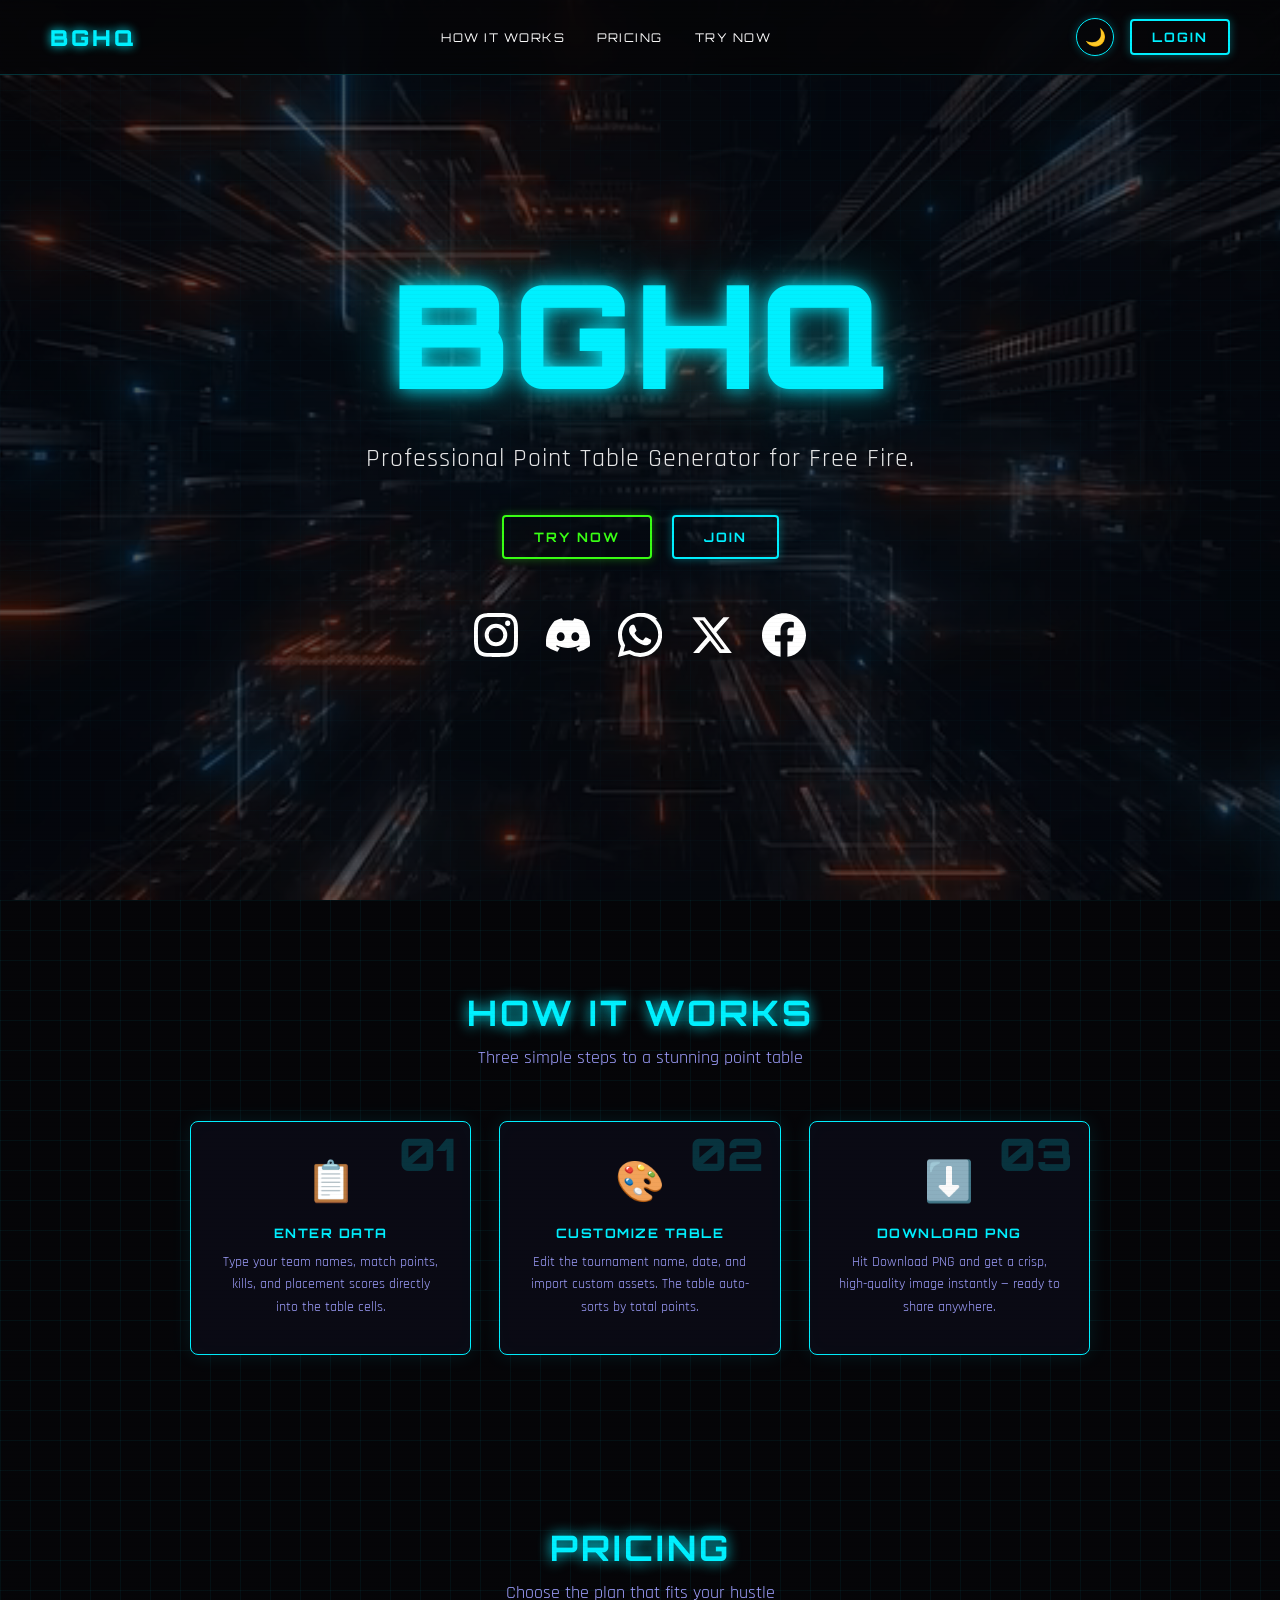
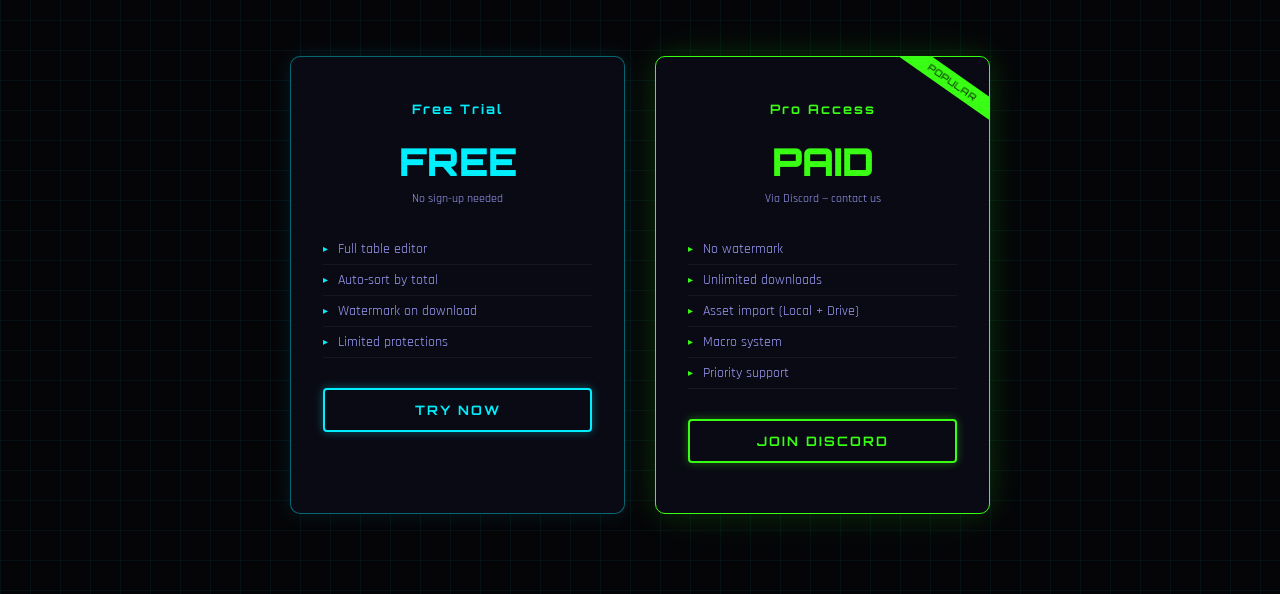
<file: index.html>
<!DOCTYPE html>
<html lang="en">
<head>
    <meta charset="UTF-8">
    <meta name="viewport" content="width=device-width, initial-scale=1.0">
    <title>BGHQ | Professional Free Fire Point Table Generator</title>
    <meta name="description" content="Generate professional Free Fire point tables instantly with BGHQ. Neon cyberpunk theme, fully customizable, and mobile responsive.">
    <link rel="stylesheet" href="styles.css">
    <link rel="stylesheet" href="index.css">
    <style>
        /* index.html-specific overrides */
        body.light-mode .hero-overlay {
            background: rgba(240,240,240,0.55);
        }
    </style>
</head>
<body>
    <!-- Loading Spinner -->
    <div id="bghq-loader">
        <div class="loader-ring"></div>
        <div class="loader-text">BGHQ LOADING</div>
    </div>

    <!-- NAVBAR -->
    <nav id="mainNav">
        <div class="logo">BGHQ</div>
        <div class="nav-links">
            <a href="#how-it-works">How It Works</a>
            <a href="#pricing">Pricing</a>
            <a href="trynow.html">Try Now</a>
        </div>
        <div class="nav-right">
            <button id="themeToggleBtn" class="theme-toggle" title="Switch to Light Mode">🌙</button>
            <a href="login.html" class="btn btn-blue" style="padding: 8px 20px;">LOGIN</a>
        </div>
    </nav>

    <main>
        <!-- HERO -->
        <section class="hero">
            <video class="hero-video" autoplay loop muted playsinline>
                <source src="bgfile.mp4" type="video/mp4">
            </video>
            <div class="hero-overlay"></div>

            <h1 id="heroTitle">BGHQ</h1>
            <p>Professional Point Table Generator for Free Fire.</p>

            <div class="hero-btns">
                <a href="trynow.html" class="btn btn-green" id="tryNowBtn">TRY NOW</a>
                <a href="login.html" class="btn btn-blue" id="joinBtn">JOIN</a>
            </div>

            <div class="social-panel">
                <a href="#" class="social-icon instagram" title="Instagram">
                    <svg viewBox="0 0 24 24"><path d="M12 2.163c3.204 0 3.584.012 4.85.07 3.252.148 4.771 1.691 4.919 4.919.058 1.265.069 1.645.069 4.849 0 3.205-.012 3.584-.069 4.849-.149 3.225-1.664 4.771-4.919 4.919-1.266.058-1.644.07-4.85.07-3.204 0-3.584-.012-4.849-.07-3.26-.149-4.771-1.699-4.919-4.92-.058-1.265-.07-1.644-.07-4.849 0-3.204.013-3.583.07-4.849.149-3.227 1.664-4.771 4.919-4.919 1.266-.057 1.645-.069 4.849-.069zM12 0C8.741 0 8.333.014 7.053.072 2.695.272.273 2.69.073 7.052.014 8.333 0 8.741 0 12c0 3.259.014 3.668.072 4.948.2 4.358 2.618 6.78 6.98 6.98 1.281.058 1.689.072 4.948.072 3.259 0 3.668-.014 4.948-.072 4.354-.2 6.782-2.618 6.979-6.98.059-1.28.073-1.689.073-4.948 0-3.259-.014-3.668-.072-4.947-.196-4.354-2.617-6.78-6.979-6.98C15.668.014 15.259 0 12 0zm0 5.838a6.162 6.162 0 100 12.324 6.162 6.162 0 000-12.324zM12 16a4 4 0 110-8 4 4 0 010 8zm6.406-11.845a1.44 1.44 0 100 2.881 1.44 1.44 0 000-2.881z"/></svg>
                </a>
                <a href="#" class="social-icon discord" title="Discord">
                    <svg viewBox="0 0 24 24"><path d="M20.317 4.37a19.791 19.791 0 00-4.885-1.515.074.074 0 00-.079.037c-.21.375-.444.864-.608 1.25a18.27 18.27 0 00-5.487 0 12.64 12.64 0 00-.617-1.25.077.077 0 00-.079-.037A19.736 19.736 0 004.677 4.37a.069.069 0 00-.032.027C.533 9.048-.32 13.58.099 18.057a.082.082 0 00.031.057 19.9 19.9 0 005.993 3.03.078.078 0 00.084-.028 14.09 14.09 0 001.226-1.994.076.076 0 00-.041-.106 13.107 13.107 0 01-1.872-.892.077.077 0 01-.008-.128 10.2 10.2 0 00.372-.292.074.074 0 01.077-.01c3.928 1.793 8.18 1.793 12.062 0a.074.074 0 01.078.01c.12.098.246.196.373.292a.077.077 0 01-.006.127 12.299 12.299 0 01-1.873.892.077.077 0 00-.041.107c.36.698.772 1.362 1.225 1.993a.076.076 0 00.084.028 19.839 19.839 0 006.002-3.03.077.077 0 00.032-.054c.5-5.177-.838-9.674-3.549-13.66a.061.061 0 00-.031-.03zM8.02 15.33c-1.183 0-2.157-1.085-2.157-2.419 0-1.333.956-2.419 2.157-2.419 1.21 0 2.176 1.096 2.157 2.42 0 1.333-.956 2.418-2.157 2.418zm7.975 0c-1.183 0-2.157-1.085-2.157-2.419 0-1.333.955-2.419 2.157-2.419 1.21 0 2.176 1.096 2.157 2.42 0 1.333-.946 2.418-2.157 2.418z"/></svg>
                </a>
                <a href="#" class="social-icon whatsapp" title="WhatsApp">
                    <svg viewBox="0 0 24 24"><path d="M17.472 14.382c-.297-.149-1.758-.867-2.03-.967-.273-.099-.471-.148-.67.15-.197.297-.767.966-.94 1.164-.173.199-.347.223-.644.075-.297-.15-1.255-.463-2.39-1.475-.883-.788-1.48-1.761-1.653-2.059-.173-.297-.018-.458.13-.606.134-.133.298-.347.446-.52.149-.174.198-.298.298-.497.099-.198.05-.371-.025-.52-.075-.149-.669-1.612-.916-2.207-.242-.579-.487-.5-.669-.51-.173-.008-.371-.01-.57-.01-.198 0-.52.074-.792.372-.272.297-1.04 1.016-1.04 2.479 0 1.462 1.065 2.875 1.213 3.074.149.198 2.096 3.2 5.077 4.487.709.306 1.262.489 1.694.625.712.227 1.36.195 1.871.118.571-.085 1.758-.719 2.006-1.413.248-.694.248-1.289.173-1.413-.074-.124-.272-.198-.57-.347m-5.421 7.403h-.004a9.87 9.87 0 01-5.031-1.378l-.361-.214-3.741.982.998-3.648-.235-.374a9.86 9.86 0 01-1.51-5.26c.001-5.45 4.436-9.884 9.888-9.884 2.64 0 5.122 1.03 6.988 2.898a9.825 9.825 0 012.893 6.994c-.003 5.399-4.316 9.814-9.715 9.894M21.5 3.393A11.915 11.915 0 0012.045 0C5.41 0 .011 5.393.008 12.028c0 2.12.54 4.19 1.564 6.002L0 24l6.142-1.613a11.854 11.854 0 005.9 1.56h.005c6.643 0 12.032-5.39 12.035-12.024a11.9 11.9 0 00-3.582-8.531"/></svg>
                </a>
                <a href="#" class="social-icon twitter" title="Twitter / X">
                    <svg viewBox="0 0 24 24"><path d="M18.244 2.25h3.308l-7.227 8.26 8.502 11.24H16.17l-5.214-6.817L4.99 21.75H1.68l7.73-8.835L1.254 2.25H8.08l4.713 6.231zm-1.161 17.52h1.833L7.084 4.126H5.117z"/></svg>
                </a>
                <a href="#" class="social-icon facebook" title="Facebook">
                    <svg viewBox="0 0 24 24"><path d="M24 12.073c0-6.627-5.373-12-12-12s-12 5.373-12 12c0 5.99 4.388 10.954 10.125 11.854v-8.385H7.078v-3.47h3.047V9.43c0-3.007 1.792-4.669 4.533-4.669 1.312 0 2.686.235 2.686.235v2.953H15.83c-1.491 0-1.956.925-1.956 1.874v2.25h3.328l-.532 3.47h-2.796v8.385C19.612 23.027 24 18.062 24 12.073z"/></svg>
                </a>
            </div>
        </section>

        <!-- HOW IT WORKS -->
        <section class="section-how" id="how-it-works">
            <div class="section-title">How It Works</div>
            <div class="section-subtitle">Three simple steps to a stunning point table</div>
            <div class="steps-grid">
                <div class="step-card">
                    <span class="step-number">01</span>
                    <span class="step-icon">📋</span>
                    <h3>Enter Data</h3>
                    <p>Type your team names, match points, kills, and placement scores directly into the table cells.</p>
                </div>
                <div class="step-card">
                    <span class="step-number">02</span>
                    <span class="step-icon">🎨</span>
                    <h3>Customize Table</h3>
                    <p>Edit the tournament name, date, and import custom assets. The table auto-sorts by total points.</p>
                </div>
                <div class="step-card">
                    <span class="step-number">03</span>
                    <span class="step-icon">⬇️</span>
                    <h3>Download PNG</h3>
                    <p>Hit Download PNG and get a crisp, high-quality image instantly — ready to share anywhere.</p>
                </div>
            </div>
        </section>

        <!-- PRICING -->
        <section class="section-pricing" id="pricing">
            <div class="section-title">Pricing</div>
            <div class="section-subtitle">Choose the plan that fits your hustle</div>
            <div class="pricing-grid">
                <div class="pricing-card free">
                    <div class="pricing-tier">Free Trial</div>
                    <div class="pricing-price">FREE</div>
                    <div class="pricing-sub">No sign-up needed</div>
                    <ul class="pricing-features">
                        <li>Full table editor</li>
                        <li>Auto-sort by total</li>
                        <li>Watermark on download</li>
                        <li>Limited protections</li>
                    </ul>
                    <a href="trynow.html" class="btn btn-blue" style="width:100%;">TRY NOW</a>
                </div>
                <div class="pricing-card paid">
                    <div class="pricing-tier">Pro Access</div>
                    <div class="pricing-price">PAID</div>
                    <div class="pricing-sub">Via Discord — contact us</div>
                    <ul class="pricing-features">
                        <li>No watermark</li>
                        <li>Unlimited downloads</li>
                        <li>Asset import (Local + Drive)</li>
                        <li>Macro system</li>
                        <li>Priority support</li>
                    </ul>
                    <a href="#discord" class="btn btn-green" style="width:100%;">JOIN DISCORD</a>
                </div>
            </div>
        </section>
    </main>

    <!-- Toast -->
    <div id="toast"></div>

    <script src="app.js"></script>
</body>
</html>
</file>
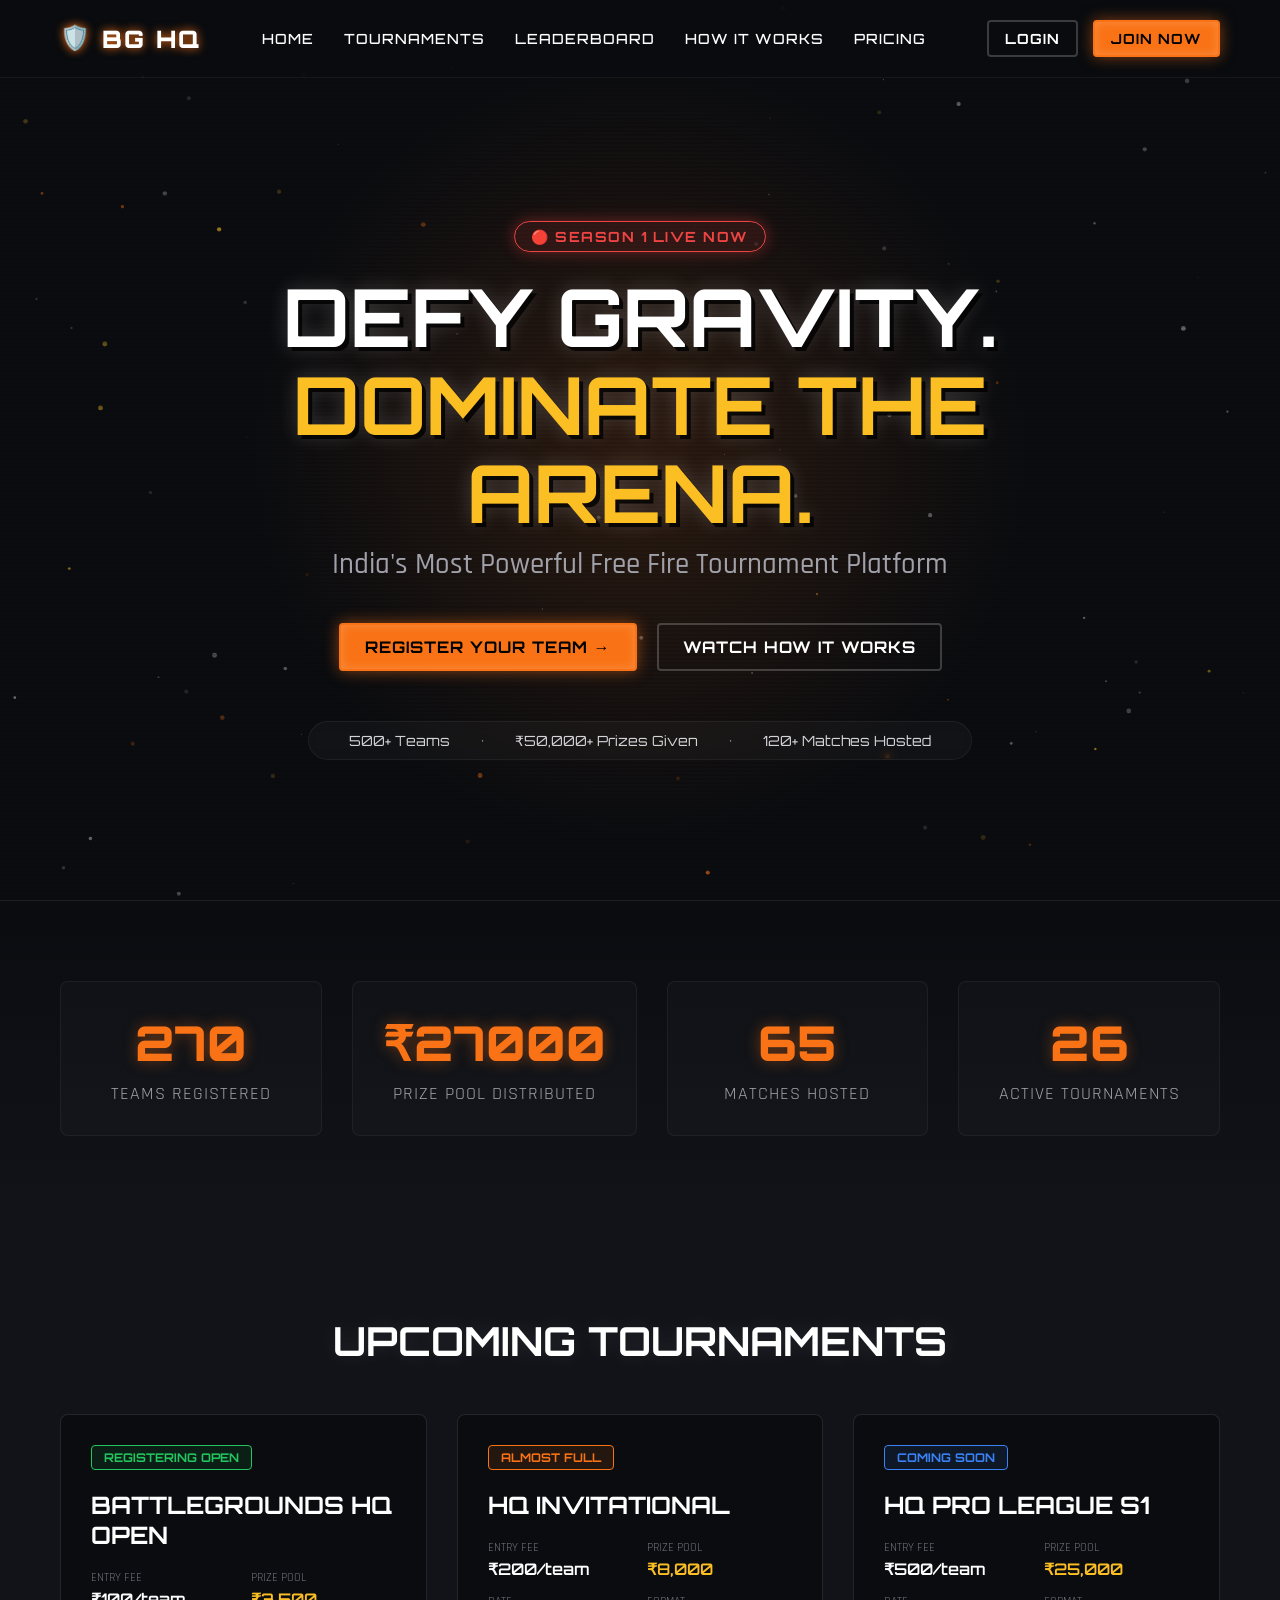
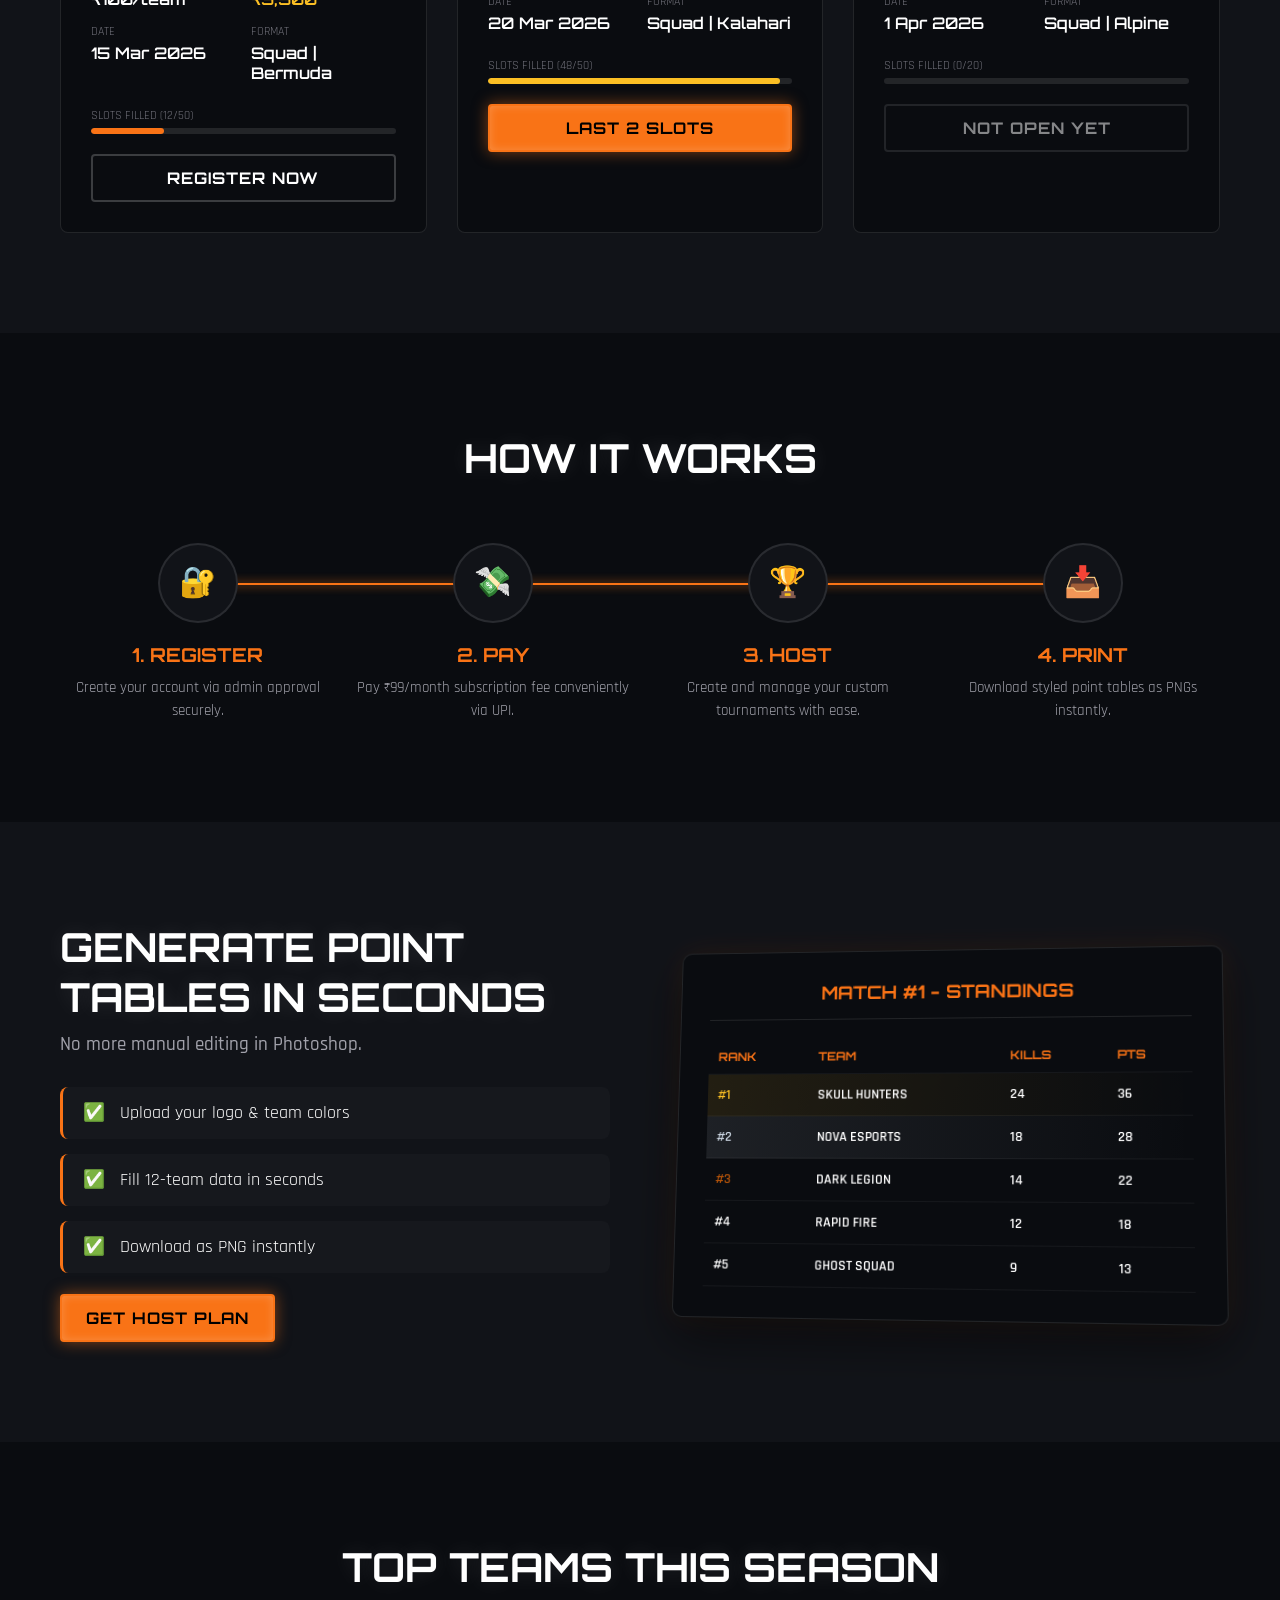
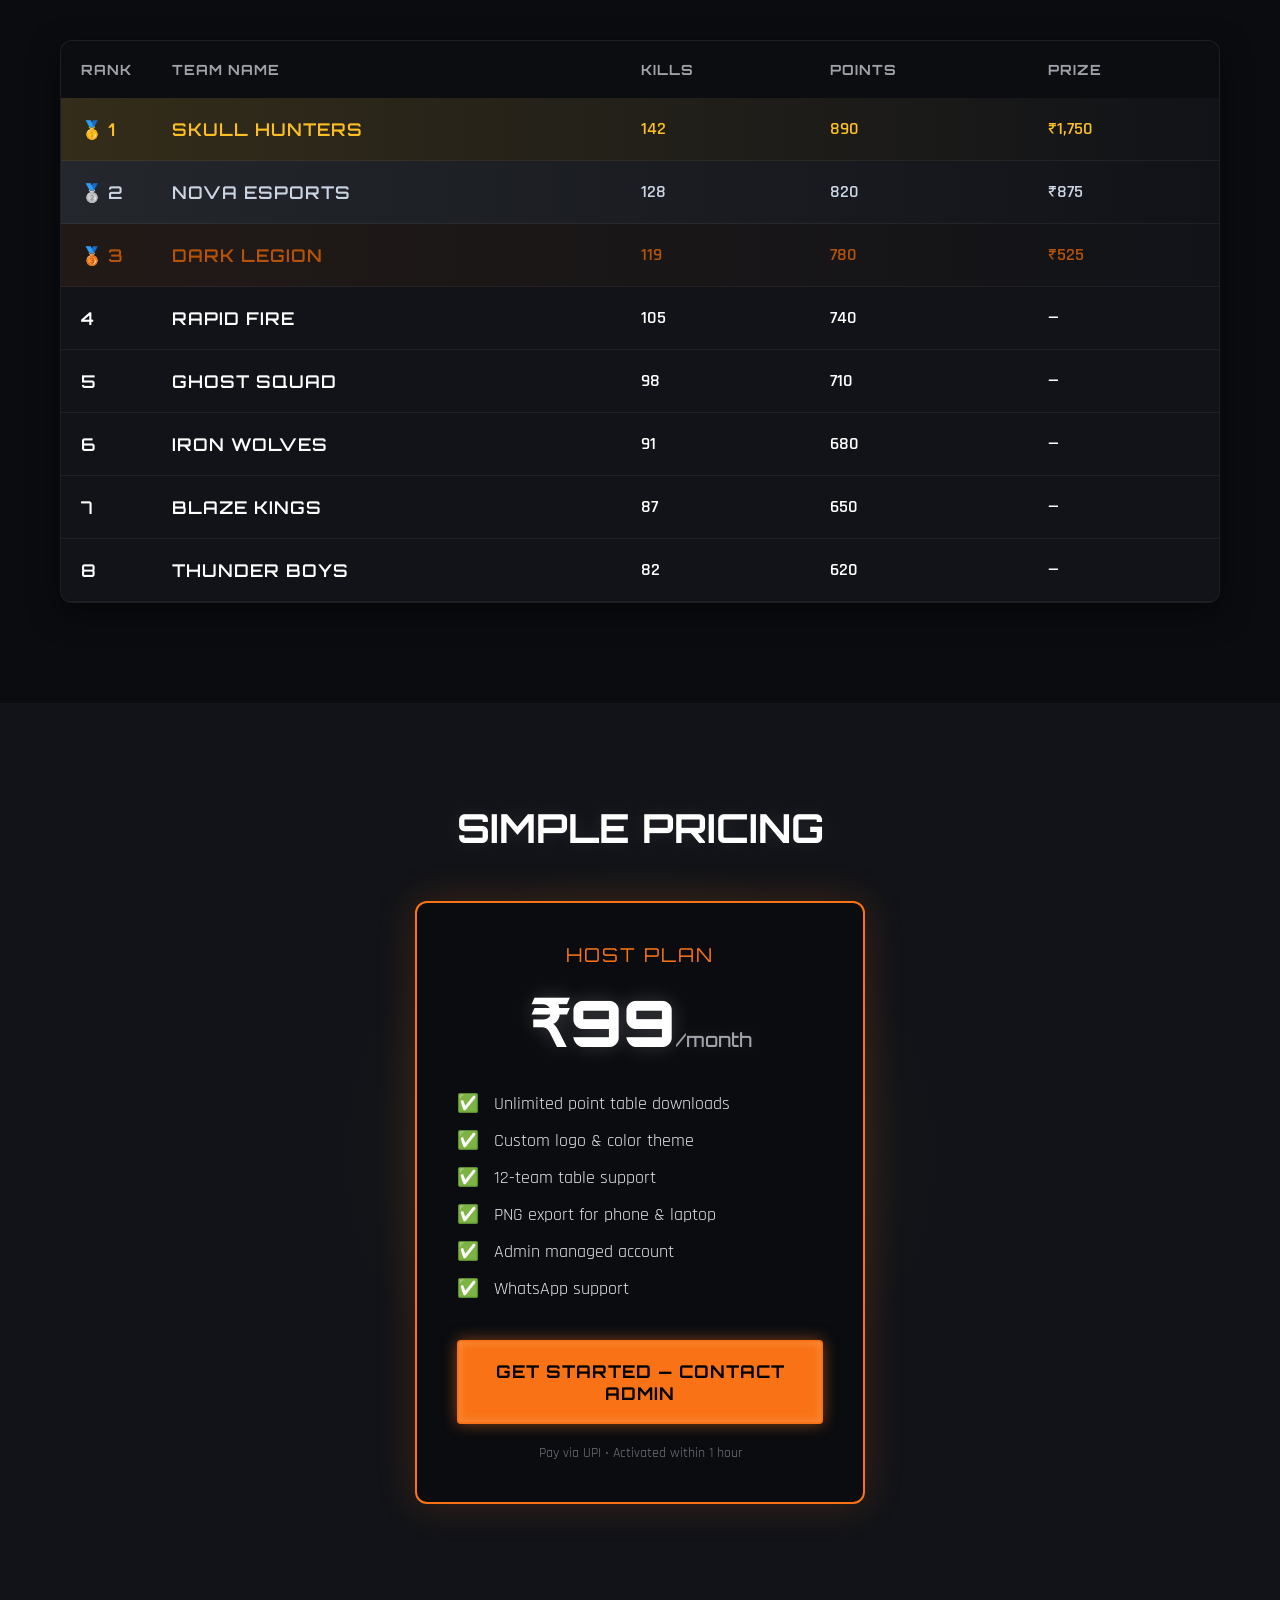
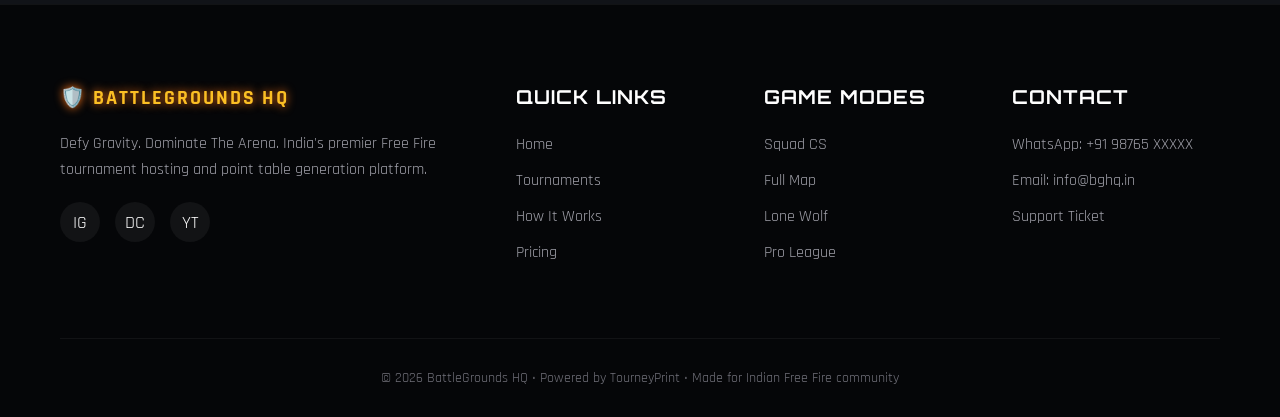
<file: battlegrounds_hq.html>
<!DOCTYPE html>
<html lang="en">
<head>
    <meta charset="UTF-8">
    <meta name="viewport" content="width=device-width, initial-scale=1.0">
    <title>BattleGrounds HQ | India's #1 Free Fire Tournament Platform</title>
    <link rel="preconnect" href="https://fonts.googleapis.com">
    <link rel="preconnect" href="https://fonts.gstatic.com" crossorigin>
    <link href="https://fonts.googleapis.com/css2?family=Orbitron:wght@400;500;700;900&family=Rajdhani:wght@400;500;600;700&display=swap" rel="stylesheet">
    <style>
        :root {
            --bg: #0a0c10;
            --surface: #111318;
            --accent: #f97316;
            --gold: #fbbf24;
            --red: #ef4444;
            --green: #22c55e;
            --font-head: 'Orbitron', sans-serif;
            --font-body: 'Rajdhani', sans-serif;
        }

        * {
            margin: 0;
            padding: 0;
            box-sizing: border-box;
        }

        body {
            background-color: var(--bg);
            color: #ffffff;
            font-family: var(--font-body);
            overflow-x: hidden;
        }

        h1, h2, h3, h4, .font-head {
            font-family: var(--font-head);
            text-transform: uppercase;
        }

        a {
            text-decoration: none;
            color: inherit;
        }

        ul {
            list-style: none;
        }

        /* UTILS */
        .container {
            max-width: 1200px;
            margin: 0 auto;
            padding: 0 20px;
        }

        .text-center { text-align: center; }
        .text-gold { color: var(--gold); }
        .text-accent { color: var(--accent); }
        .text-green { color: var(--green); }
        
        .btn {
            display: inline-flex;
            align-items: center;
            justify-content: center;
            padding: 12px 24px;
            font-family: var(--font-head);
            font-weight: 700;
            font-size: 16px;
            cursor: pointer;
            transition: all 0.3s ease;
            border-radius: 4px;
            letter-spacing: 1px;
            text-transform: uppercase;
        }

        .btn-glow {
            background-color: var(--accent);
            color: #000;
            border: 2px solid var(--accent);
            box-shadow: 0 0 15px rgba(249, 115, 22, 0.5), inset 0 0 10px rgba(255,255,255,0.2);
        }

        .btn-glow:hover {
            box-shadow: 0 0 30px rgba(249, 115, 22, 0.8), inset 0 0 15px rgba(255,255,255,0.4);
            transform: translateY(-2px);
        }

        .btn-ghost {
            background-color: transparent;
            color: #fff;
            border: 2px solid rgba(255,255,255,0.2);
        }

        .btn-ghost:hover {
            border-color: #fff;
            background-color: rgba(255,255,255,0.05);
            transform: translateY(-2px);
        }

        .section-title {
            font-size: 2.5rem;
            margin-bottom: 3rem;
            text-align: center;
            text-shadow: 0 0 20px rgba(255,255,255,0.1);
        }

        /* NAVBAR */
        nav {
            position: fixed;
            top: 0;
            left: 0;
            width: 100%;
            padding: 20px 0;
            z-index: 1000;
            background: rgba(10, 12, 16, 0.8);
            backdrop-filter: blur(10px);
            border-bottom: 1px solid rgba(255,255,255,0.05);
            transition: padding 0.3s ease;
        }

        nav.scrolled {
            padding: 10px 0;
            background: rgba(10, 12, 16, 0.95);
        }

        .nav-container {
            display: flex;
            justify-content: space-between;
            align-items: center;
        }

        .logo {
            display: flex;
            align-items: center;
            gap: 10px;
            font-size: 24px;
            font-weight: 900;
            letter-spacing: 2px;
            text-shadow: 0 0 10px var(--accent);
        }

        .nav-links {
            display: flex;
            gap: 30px;
        }

        .nav-links a {
            font-family: var(--font-head);
            font-size: 14px;
            font-weight: 500;
            letter-spacing: 1px;
            transition: color 0.3s, text-shadow 0.3s;
        }

        .nav-links a:hover {
            color: var(--accent);
            text-shadow: 0 0 10px var(--accent);
        }

        .nav-buttons {
            display: flex;
            gap: 15px;
        }

        .nav-buttons .btn {
            padding: 8px 16px;
            font-size: 14px;
        }

        .menu-toggle {
            display: none;
            font-size: 24px;
            cursor: pointer;
        }

        /* HERO SECTION */
        .hero {
            position: relative;
            min-height: 100vh;
            display: flex;
            align-items: center;
            justify-content: center;
            padding-top: 80px;
            overflow: hidden;
        }

        #particleCanvas {
            position: absolute;
            top: 0;
            left: 0;
            width: 100%;
            height: 100%;
            z-index: 1;
        }

        .hero-scanline {
            position: absolute;
            top: 0;
            left: 0;
            width: 100%;
            height: 100%;
            background: linear-gradient(to bottom, rgba(255,255,255,0), rgba(255,255,255,0) 50%, rgba(0,0,0,0.1) 50%, rgba(0,0,0,0.1));
            background-size: 100% 4px;
            z-index: 2;
            pointer-events: none;
        }

        .hero-radial {
            position: absolute;
            top: 50%;
            left: 50%;
            transform: translate(-50%, -50%);
            width: 800px;
            height: 800px;
            background: radial-gradient(circle, rgba(249, 115, 22, 0.15) 0%, rgba(10, 12, 16, 0) 70%);
            z-index: 1;
        }

        .hero-content {
            position: relative;
            z-index: 10;
            text-align: center;
            max-width: 900px;
        }

        .floating-badge {
            display: inline-block;
            background: rgba(239, 68, 68, 0.1);
            border: 1px solid var(--red);
            color: var(--red);
            padding: 6px 16px;
            border-radius: 50px;
            font-family: var(--font-head);
            font-size: 14px;
            font-weight: 700;
            letter-spacing: 1.5px;
            margin-bottom: 20px;
            box-shadow: 0 0 15px rgba(239, 68, 68, 0.4);
            animation: pulse-red 2s infinite;
        }

        @keyframes pulse-red {
            0% { box-shadow: 0 0 10px rgba(239, 68, 68, 0.4); }
            50% { box-shadow: 0 0 20px rgba(239, 68, 68, 0.8); }
            100% { box-shadow: 0 0 10px rgba(239, 68, 68, 0.4); }
        }

        .hero-title {
            font-size: 5rem;
            line-height: 1.1;
            margin-bottom: 10px;
            text-shadow: 4px 4px 0 rgba(0,0,0,0.8), 0 0 20px rgba(255,255,255,0.2);
            position: relative;
        }

        .hero-subtitle {
            font-size: 1.8rem;
            color: #a1a1aa;
            margin-bottom: 40px;
            font-weight: 500;
        }

        .hero-ctas {
            display: flex;
            justify-content: center;
            gap: 20px;
            margin-bottom: 50px;
        }

        .hero-stats-strip {
            display: flex;
            justify-content: center;
            gap: 30px;
            font-family: var(--font-head);
            font-size: 14px;
            color: #d4d4d8;
            background: rgba(255,255,255,0.03);
            border: 1px solid rgba(255,255,255,0.05);
            padding: 10px 40px;
            border-radius: 50px;
            backdrop-filter: blur(5px);
            display: inline-flex;
        }

        .hero-icon-layer {
            position: absolute;
            top: 0;
            left: 0;
            width: 100%;
            height: 100%;
            z-index: 5;
            pointer-events: none;
        }

        .float-el {
            position: absolute;
            font-size: 40px;
            filter: drop-shadow(0 0 15px rgba(249, 115, 22, 0.6));
            animation: float-up 10s linear infinite;
            opacity: 0.6;
        }

        .fe-1 { bottom: -10%; left: 15%; animation-duration: 15s; font-size: 60px; }
        .fe-2 { bottom: -20%; left: 80%; animation-duration: 18s; animation-delay: 2s; font-size: 50px; filter: drop-shadow(0 0 15px rgba(251, 191, 36, 0.6)); }
        .fe-3 { bottom: -15%; left: 25%; animation-duration: 22s; animation-delay: 5s; }
        .fe-4 { bottom: -10%; left: 70%; animation-duration: 16s; animation-delay: 1s; }

        @keyframes float-up {
            0% { transform: translateY(0) rotate(0deg); opacity: 0; }
            10% { opacity: 0.6; }
            90% { opacity: 0.6; }
            100% { transform: translateY(-120vh) rotate(360deg); opacity: 0; }
        }

        /* LIVE STATS */
        .live-stats {
            padding: 80px 0;
            background: linear-gradient(0deg, var(--surface) 0%, var(--bg) 100%);
            border-top: 1px solid rgba(255,255,255,0.05);
            position: relative;
            z-index: 10;
        }

        .stats-grid {
            display: grid;
            grid-template-columns: repeat(4, 1fr);
            gap: 30px;
            text-align: center;
        }

        .stat-item {
            padding: 30px;
            background: rgba(255,255,255,0.02);
            border: 1px solid rgba(255,255,255,0.05);
            border-radius: 8px;
            transition: all 0.3s;
        }

        .stat-item:hover {
            border-color: rgba(249, 115, 22, 0.3);
            background: rgba(249, 115, 22, 0.05);
            transform: translateY(-5px);
        }

        .stat-number {
            font-size: 3rem;
            font-family: var(--font-head);
            font-weight: 900;
            color: var(--accent);
            margin-bottom: 10px;
            text-shadow: 0 0 15px rgba(249, 115, 22, 0.4);
        }

        .stat-label {
            font-size: 1.1rem;
            color: #a1a1aa;
            text-transform: uppercase;
            letter-spacing: 1px;
        }

        /* UPCOMING TOURNAMENTS */
        .tournaments {
            padding: 100px 0;
            background: var(--surface);
        }

        .tm-grid {
            display: grid;
            grid-template-columns: repeat(3, 1fr);
            gap: 30px;
        }

        .tm-card {
            background: var(--bg);
            border: 1px solid rgba(255,255,255,0.1);
            border-radius: 8px;
            padding: 30px;
            position: relative;
            transition: all 0.4s ease;
            overflow: hidden;
        }

        .tm-card::before {
            content: '';
            position: absolute;
            top: 0; left: 0; right: 0; height: 3px;
            background: var(--accent);
            opacity: 0;
            transition: opacity 0.3s;
        }

        .tm-card:hover {
            border-color: var(--accent);
            box-shadow: 0 0 30px rgba(249, 115, 22, 0.2);
            transform: translateY(-5px);
        }

        .tm-card:hover::before { opacity: 1; }

        .tm-badge {
            display: inline-block;
            padding: 4px 12px;
            border-radius: 4px;
            font-size: 12px;
            font-family: var(--font-head);
            font-weight: 700;
            margin-bottom: 20px;
        }

        .badge-green { background: rgba(34, 197, 94, 0.1); color: var(--green); border: 1px solid var(--green); }
        .badge-orange { background: rgba(249, 115, 22, 0.1); color: var(--accent); border: 1px solid var(--accent); }
        .badge-blue { background: rgba(59, 130, 246, 0.1); color: #3b82f6; border: 1px solid #3b82f6; }

        .tm-name { font-size: 1.5rem; margin-bottom: 20px; }
        
        .tm-details {
            display: grid;
            grid-template-columns: 1fr 1fr;
            gap: 15px;
            margin-bottom: 25px;
            font-size: 16px;
        }

        .tm-detail-item {
            display: flex;
            flex-direction: column;
            gap: 4px;
        }

        .tm-detail-label { color: #71717a; font-size: 12px; text-transform: uppercase; }
        .tm-detail-val { font-weight: 600; font-family: var(--font-head); }

        .tm-progress-bar {
            width: 100%;
            height: 6px;
            background: rgba(255,255,255,0.1);
            border-radius: 3px;
            margin-top: 5px;
            margin-bottom: 20px;
            position: relative;
            overflow: hidden;
        }

        .tm-progress-fill {
            position: absolute;
            top: 0; left: 0; height: 100%;
            background: var(--accent);
            border-radius: 3px;
        }

        .tm-card .btn { width: 100%; }

        /* HOW IT WORKS */
        .how-it-works {
            padding: 100px 0;
            background: var(--bg);
        }

        .steps-container {
            display: grid;
            grid-template-columns: repeat(4, 1fr);
            gap: 20px;
            position: relative;
            margin-top: 60px;
        }

        .steps-line {
            position: absolute;
            top: 40px;
            left: 10%;
            right: 10%;
            height: 2px;
            background: rgba(255,255,255,0.1);
            z-index: 1;
        }

        .steps-line-glow {
            position: absolute;
            top: 0; left: 0; height: 100%;
            background: var(--accent);
            width: 0%;
            box-shadow: 0 0 10px var(--accent);
            transition: width 1s ease;
        }

        .step-item {
            position: relative;
            z-index: 2;
            text-align: center;
        }

        .step-icon {
            width: 80px;
            height: 80px;
            background: var(--surface);
            border: 2px solid rgba(255,255,255,0.1);
            border-radius: 50%;
            display: flex;
            align-items: center;
            justify-content: center;
            font-size: 30px;
            margin: 0 auto 20px;
            transition: all 0.3s;
        }

        .step-item:hover .step-icon {
            border-color: var(--accent);
            box-shadow: 0 0 20px rgba(249, 115, 22, 0.4);
            transform: scale(1.1);
        }

        .step-title {
            font-size: 1.2rem;
            margin-bottom: 10px;
            color: var(--accent);
        }

        .step-desc {
            color: #a1a1aa;
            font-size: 15px;
            line-height: 1.5;
        }

        /* FEATURE SHOWCASE */
        .feature-showcase {
            padding: 100px 0;
            background: var(--surface);
        }

        .feature-grid {
            display: grid;
            grid-template-columns: 1fr 1fr;
            gap: 60px;
            align-items: center;
        }

        .feature-text .subtitle {
            font-size: 1.2rem;
            color: #a1a1aa;
            margin-bottom: 30px;
            font-weight: 500;
        }

        .feature-bullets {
            display: flex;
            flex-direction: column;
            gap: 15px;
        }

        .feature-bullet {
            display: flex;
            align-items: center;
            gap: 15px;
            font-size: 1.1rem;
            background: rgba(255,255,255,0.02);
            padding: 15px 20px;
            border-radius: 8px;
            border-left: 3px solid var(--accent);
        }

        .feature-mockup {
            background: var(--bg);
            border: 1px solid rgba(255,255,255,0.1);
            border-radius: 10px;
            padding: 30px;
            box-shadow: 0 20px 50px rgba(0,0,0,0.5), 0 0 30px rgba(249, 115, 22, 0.1);
            transform: perspective(1000px) rotateY(-5deg) rotateX(5deg);
            transition: transform 0.5s ease;
        }

        .feature-mockup:hover {
            transform: perspective(1000px) rotateY(0deg) rotateX(0deg);
        }

        .mockup-header {
            text-align: center;
            margin-bottom: 20px;
            padding-bottom: 15px;
            border-bottom: 1px solid rgba(255,255,255,0.1);
        }

        .mockup-table {
            width: 100%;
            border-collapse: collapse;
        }

        .mockup-table th {
            text-align: left;
            padding: 10px;
            color: var(--accent);
            font-family: var(--font-head);
            font-size: 12px;
            border-bottom: 1px solid rgba(255,255,255,0.05);
        }

        .mockup-table td {
            padding: 12px 10px;
            font-size: 14px;
            font-weight: 600;
            border-bottom: 1px solid rgba(255,255,255,0.05);
        }

        .mt-row-1 { background: linear-gradient(90deg, rgba(251, 191, 36, 0.1) 0%, transparent 100%); }
        .mt-row-2 { background: linear-gradient(90deg, rgba(203, 213, 225, 0.1) 0%, transparent 100%); }

        /* LEADERBOARD */
        .leaderboard {
            padding: 100px 0;
            background: var(--bg);
        }

        .lb-container {
            background: var(--surface);
            border-radius: 12px;
            border: 1px solid rgba(255,255,255,0.05);
            overflow: hidden;
            box-shadow: 0 10px 30px rgba(0,0,0,0.5);
        }

        .lb-table {
            width: 100%;
            border-collapse: collapse;
        }

        .lb-table th {
            background: rgba(0,0,0,0.3);
            padding: 20px;
            text-align: left;
            font-family: var(--font-head);
            color: #a1a1aa;
            text-transform: uppercase;
            font-size: 14px;
            letter-spacing: 1px;
        }

        .lb-table td {
            padding: 20px;
            border-bottom: 1px solid rgba(255,255,255,0.05);
            font-size: 1.1rem;
            font-weight: 600;
        }

        .lb-table tr:hover td {
            background: rgba(255,255,255,0.02);
        }

        .lb-rank {
            font-family: var(--font-head);
            font-size: 1.2rem;
            width: 80px;
        }

        .lb-team {
            font-family: var(--font-head);
            letter-spacing: 1px;
        }

        .rank-1 { color: var(--gold); background: linear-gradient(90deg, rgba(251, 191, 36, 0.15) 0%, transparent 100%); }
        .rank-2 { color: #cbd5e1; background: linear-gradient(90deg, rgba(203, 213, 225, 0.1) 0%, transparent 100%); }
        .rank-3 { color: #b45309; background: linear-gradient(90deg, rgba(180, 83, 9, 0.1) 0%, transparent 100%); }

        /* PRICING */
        .pricing {
            padding: 100px 0;
            background: var(--surface);
            position: relative;
        }

        .pricing::before {
            content: '';
            position: absolute;
            top: 50%; left: 50%;
            transform: translate(-50%, -50%);
            width: 600px; height: 600px;
            background: radial-gradient(circle, rgba(251, 191, 36, 0.1) 0%, transparent 70%);
            pointer-events: none;
        }

        .pricing-card {
            max-width: 450px;
            margin: 0 auto;
            background: var(--bg);
            border: 2px solid var(--accent);
            border-radius: 12px;
            padding: 40px;
            text-align: center;
            box-shadow: 0 0 40px rgba(249, 115, 22, 0.2);
            position: relative;
            z-index: 2;
        }

        .pc-plan {
            font-family: var(--font-head);
            color: var(--accent);
            font-size: 1.2rem;
            margin-bottom: 15px;
            letter-spacing: 2px;
        }

        .pc-price {
            font-family: var(--font-head);
            font-size: 4rem;
            font-weight: 900;
            color: #fff;
            margin-bottom: 30px;
            text-shadow: 0 0 20px rgba(255,255,255,0.2);
        }

        .pc-price span {
            font-size: 1.2rem;
            color: #a1a1aa;
            font-weight: 500;
        }

        .pc-features {
            text-align: left;
            margin-bottom: 40px;
        }

        .pc-feature {
            display: flex;
            align-items: center;
            gap: 15px;
            margin-bottom: 15px;
            font-size: 1.1rem;
            color: #e4e4e7;
        }

        .pc-feature span:first-child {
            color: var(--green);
        }

        .pricing-card .btn {
            width: 100%;
            padding: 18px;
            font-size: 1.1rem;
        }

        .pc-footer {
            margin-top: 20px;
            color: #71717a;
            font-size: 0.9rem;
        }

        /* FOOTER */
        footer {
            background: #050608;
            padding: 80px 0 30px;
            border-top: 1px solid rgba(255,255,255,0.05);
        }

        .footer-grid {
            display: grid;
            grid-template-columns: 2fr 1fr 1fr 1fr;
            gap: 40px;
            margin-bottom: 60px;
        }

        .footer-desc {
            color: #a1a1aa;
            margin-top: 20px;
            line-height: 1.6;
        }

        .footer-title {
            font-family: var(--font-head);
            color: #fff;
            font-size: 1.2rem;
            margin-bottom: 25px;
            letter-spacing: 1px;
        }

        .footer-links li {
            margin-bottom: 15px;
        }

        .footer-links a {
            color: #a1a1aa;
            transition: color 0.3s;
        }

        .footer-links a:hover {
            color: var(--accent);
        }

        .social-icons {
            display: flex;
            gap: 15px;
            margin-top: 20px;
        }

        .social-icon {
            width: 40px;
            height: 40px;
            border-radius: 50%;
            background: rgba(255,255,255,0.05);
            display: flex;
            align-items: center;
            justify-content: center;
            transition: all 0.3s;
            font-size: 18px;
        }

        .social-icon:hover {
            background: var(--accent);
            color: #000;
            transform: translateY(-3px);
            box-shadow: 0 5px 15px rgba(249, 115, 22, 0.4);
        }

        .footer-bottom {
            text-align: center;
            padding-top: 30px;
            border-top: 1px solid rgba(255,255,255,0.05);
            color: #71717a;
            font-size: 14px;
        }

        /* RESPONSIVE */
        @media (max-width: 1024px) {
            .hero-title { font-size: 4rem; }
            .tm-grid, .steps-container { grid-template-columns: repeat(2, 1fr); }
            .steps-line { display: none; }
            .footer-grid { grid-template-columns: 1fr 1fr; }
        }

        @media (max-width: 768px) {
            .nav-links, .nav-buttons { display: none; }
            .menu-toggle { display: block; }
            .hero-title { font-size: 3rem; }
            .hero-subtitle { font-size: 1.2rem; }
            .hero-ctas { flex-direction: column; }
            .stats-grid { grid-template-columns: repeat(2, 1fr); }
            .tm-grid, .feature-grid { grid-template-columns: 1fr; }
            .lb-table th:nth-child(3), .lb-table td:nth-child(3) { display: none; }
        }

        @media (max-width: 480px) {
            .hero-title { font-size: 2.5rem; }
            .stats-grid, .steps-container, .footer-grid { grid-template-columns: 1fr; }
        }
    </style>
</head>
<body>

    <!-- NAVBAR -->
    <nav id="navbar">
        <div class="container nav-container">
            <a href="#" class="logo">
                🛡️ <span class="font-head">BG HQ</span>
            </a>
            <div class="nav-links">
                <a href="#home">HOME</a>
                <a href="#tournaments">TOURNAMENTS</a>
                <a href="#leaderboard">LEADERBOARD</a>
                <a href="#how-it-works">HOW IT WORKS</a>
                <a href="#pricing">PRICING</a>
            </div>
            <div class="nav-buttons">
                <a href="#" class="btn btn-ghost">LOGIN</a>
                <a href="#" class="btn btn-glow">JOIN NOW</a>
            </div>
            <div class="menu-toggle">☰</div>
        </div>
    </nav>

    <!-- HERO SECTION -->
    <section class="hero" id="home">
        <canvas id="particleCanvas"></canvas>
        <div class="hero-scanline"></div>
        <div class="hero-radial"></div>
        
        <!-- Floating Elements -->
        <div class="hero-icon-layer">
            <div class="float-el fe-1">🔫</div>
            <div class="float-el fe-2">⭐</div>
            <div class="float-el fe-3">🎯</div>
            <div class="float-el fe-4">👑</div>
        </div>

        <div class="container hero-content">
            <div class="floating-badge">🔴 SEASON 1 LIVE NOW</div>
            <h1 class="hero-title">
                DEFY GRAVITY.<br>
                <span class="text-gold">DOMINATE THE ARENA.</span>
            </h1>
            <p class="hero-subtitle">India's Most Powerful Free Fire Tournament Platform</p>
            
            <div class="hero-ctas">
                <a href="#register" class="btn btn-glow">REGISTER YOUR TEAM →</a>
                <a href="#how-it-works" class="btn btn-ghost">WATCH HOW IT WORKS</a>
            </div>

            <div class="hero-stats-strip">
                <span>500+ Teams</span> •
                <span>₹50,000+ Prizes Given</span> •
                <span>120+ Matches Hosted</span>
            </div>
        </div>
    </section>

    <!-- LIVE STATS -->
    <section class="live-stats">
        <div class="container">
            <div class="stats-grid" id="stats">
                <div class="stat-item">
                    <div class="stat-number" data-target="500">0</div>
                    <div class="stat-label">Teams Registered</div>
                </div>
                <div class="stat-item">
                    <div class="stat-number" data-target="50000" data-prefix="₹">0</div>
                    <div class="stat-label">Prize Pool Distributed</div>
                </div>
                <div class="stat-item">
                    <div class="stat-number" data-target="120">0</div>
                    <div class="stat-label">Matches Hosted</div>
                </div>
                <div class="stat-item">
                    <div class="stat-number" data-target="48">0</div>
                    <div class="stat-label">Active Tournaments</div>
                </div>
            </div>
        </div>
    </section>

    <!-- UPCOMING TOURNAMENTS -->
    <section class="tournaments" id="tournaments">
        <div class="container">
            <h2 class="section-title">UPCOMING TOURNAMENTS</h2>
            <div class="tm-grid">
                <!-- Card 1 -->
                <div class="tm-card">
                    <div class="tm-badge badge-green">REGISTERING OPEN</div>
                    <h3 class="tm-name font-head">BattleGrounds HQ Open</h3>
                    <div class="tm-details">
                        <div class="tm-detail-item">
                            <span class="tm-detail-label">Entry Fee</span>
                            <span class="tm-detail-val">₹100/team</span>
                        </div>
                        <div class="tm-detail-item">
                            <span class="tm-detail-label">Prize Pool</span>
                            <span class="tm-detail-val text-gold">₹3,500</span>
                        </div>
                        <div class="tm-detail-item">
                            <span class="tm-detail-label">Date</span>
                            <span class="tm-detail-val">15 Mar 2026</span>
                        </div>
                        <div class="tm-detail-item">
                            <span class="tm-detail-label">Format</span>
                            <span class="tm-detail-val">Squad | Bermuda</span>
                        </div>
                    </div>
                    <div class="tm-detail-label">Slots Filled (12/50)</div>
                    <div class="tm-progress-bar">
                        <div class="tm-progress-fill" style="width: 24%;"></div>
                    </div>
                    <a href="#" class="btn btn-ghost">REGISTER NOW</a>
                </div>

                <!-- Card 2 -->
                <div class="tm-card">
                    <div class="tm-badge badge-orange">ALMOST FULL</div>
                    <h3 class="tm-name font-head">HQ Invitational</h3>
                    <div class="tm-details">
                        <div class="tm-detail-item">
                            <span class="tm-detail-label">Entry Fee</span>
                            <span class="tm-detail-val">₹200/team</span>
                        </div>
                        <div class="tm-detail-item">
                            <span class="tm-detail-label">Prize Pool</span>
                            <span class="tm-detail-val text-gold">₹8,000</span>
                        </div>
                        <div class="tm-detail-item">
                            <span class="tm-detail-label">Date</span>
                            <span class="tm-detail-val">20 Mar 2026</span>
                        </div>
                        <div class="tm-detail-item">
                            <span class="tm-detail-label">Format</span>
                            <span class="tm-detail-val">Squad | Kalahari</span>
                        </div>
                    </div>
                    <div class="tm-detail-label">Slots Filled (48/50)</div>
                    <div class="tm-progress-bar">
                        <div class="tm-progress-fill" style="width: 96%; background: var(--gold);"></div>
                    </div>
                    <a href="#" class="btn btn-glow">LAST 2 SLOTS</a>
                </div>

                <!-- Card 3 -->
                <div class="tm-card">
                    <div class="tm-badge badge-blue">COMING SOON</div>
                    <h3 class="tm-name font-head">HQ Pro League S1</h3>
                    <div class="tm-details">
                        <div class="tm-detail-item">
                            <span class="tm-detail-label">Entry Fee</span>
                            <span class="tm-detail-val">₹500/team</span>
                        </div>
                        <div class="tm-detail-item">
                            <span class="tm-detail-label">Prize Pool</span>
                            <span class="tm-detail-val text-gold">₹25,000</span>
                        </div>
                        <div class="tm-detail-item">
                            <span class="tm-detail-label">Date</span>
                            <span class="tm-detail-val">1 Apr 2026</span>
                        </div>
                        <div class="tm-detail-item">
                            <span class="tm-detail-label">Format</span>
                            <span class="tm-detail-val">Squad | Alpine</span>
                        </div>
                    </div>
                    <div class="tm-detail-label">Slots Filled (0/20)</div>
                    <div class="tm-progress-bar">
                        <div class="tm-progress-fill" style="width: 0%;"></div>
                    </div>
                    <a href="#" class="btn btn-ghost" style="opacity: 0.5; cursor: not-allowed;">NOT OPEN YET</a>
                </div>
            </div>
        </div>
    </section>

    <!-- HOW IT WORKS -->
    <section class="how-it-works" id="how-it-works">
        <div class="container">
            <h2 class="section-title">HOW IT WORKS</h2>
            <div class="steps-container" id="steps-container">
                <div class="steps-line">
                    <div class="steps-line-glow" id="steps-line-glow"></div>
                </div>
                
                <div class="step-item">
                    <div class="step-icon">🔐</div>
                    <h3 class="step-title font-head">1. Register</h3>
                    <p class="step-desc">Create your account via admin approval securely.</p>
                </div>
                <div class="step-item">
                    <div class="step-icon">💸</div>
                    <h3 class="step-title font-head">2. Pay</h3>
                    <p class="step-desc">Pay ₹99/month subscription fee conveniently via UPI.</p>
                </div>
                <div class="step-item">
                    <div class="step-icon">🏆</div>
                    <h3 class="step-title font-head">3. Host</h3>
                    <p class="step-desc">Create and manage your custom tournaments with ease.</p>
                </div>
                <div class="step-item">
                    <div class="step-icon">📥</div>
                    <h3 class="step-title font-head">4. Print</h3>
                    <p class="step-desc">Download styled point tables as PNGs instantly.</p>
                </div>
            </div>
        </div>
    </section>

    <!-- FEATURE SHOWCASE -->
    <section class="feature-showcase">
        <div class="container feature-grid">
            <div class="feature-text">
                <h2 class="section-title" style="text-align: left; margin-bottom: 10px;">GENERATE POINT TABLES IN SECONDS</h2>
                <p class="subtitle">No more manual editing in Photoshop.</p>
                <div class="feature-bullets">
                    <div class="feature-bullet">
                        <span>✅</span> Upload your logo & team colors
                    </div>
                    <div class="feature-bullet">
                        <span>✅</span> Fill 12-team data in seconds
                    </div>
                    <div class="feature-bullet">
                        <span>✅</span> Download as PNG instantly
                    </div>
                </div>
                <br>
                <a href="#pricing" class="btn btn-glow">GET HOST PLAN</a>
            </div>
            
            <div class="feature-mockup">
                <div class="mockup-header">
                    <h3 class="font-head text-accent">MATCH #1 - STANDINGS</h3>
                </div>
                <table class="mockup-table">
                    <thead>
                        <tr>
                            <th>RANK</th>
                            <th>TEAM</th>
                            <th>KILLS</th>
                            <th>PTS</th>
                        </tr>
                    </thead>
                    <tbody>
                        <tr class="mt-row-1">
                            <td class="text-gold">#1</td>
                            <td>SKULL HUNTERS</td>
                            <td>24</td>
                            <td>36</td>
                        </tr>
                        <tr class="mt-row-2">
                            <td style="color: #cbd5e1;">#2</td>
                            <td>NOVA ESPORTS</td>
                            <td>18</td>
                            <td>28</td>
                        </tr>
                        <tr>
                            <td style="color: #b45309;">#3</td>
                            <td>DARK LEGION</td>
                            <td>14</td>
                            <td>22</td>
                        </tr>
                        <tr>
                            <td>#4</td>
                            <td>RAPID FIRE</td>
                            <td>12</td>
                            <td>18</td>
                        </tr>
                        <tr>
                            <td>#5</td>
                            <td>GHOST SQUAD</td>
                            <td>9</td>
                            <td>13</td>
                        </tr>
                    </tbody>
                </table>
            </div>
        </div>
    </section>

    <!-- LEADERBOARD -->
    <section class="leaderboard" id="leaderboard">
        <div class="container">
            <h2 class="section-title">TOP TEAMS THIS SEASON</h2>
            <div class="lb-container">
                <table class="lb-table">
                    <thead>
                        <tr>
                            <th>Rank</th>
                            <th>Team Name</th>
                            <th>Kills</th>
                            <th>Points</th>
                            <th>Prize</th>
                        </tr>
                    </thead>
                    <tbody>
                        <tr class="rank-1">
                            <td class="lb-rank">🥇 1</td>
                            <td class="lb-team">SKULL HUNTERS</td>
                            <td>142</td>
                            <td>890</td>
                            <td class="text-gold">₹1,750</td>
                        </tr>
                        <tr class="rank-2">
                            <td class="lb-rank">🥈 2</td>
                            <td class="lb-team">NOVA ESPORTS</td>
                            <td>128</td>
                            <td>820</td>
                            <td>₹875</td>
                        </tr>
                        <tr class="rank-3">
                            <td class="lb-rank">🥉 3</td>
                            <td class="lb-team">DARK LEGION</td>
                            <td>119</td>
                            <td>780</td>
                            <td>₹525</td>
                        </tr>
                        <tr>
                            <td class="lb-rank">4</td>
                            <td class="lb-team">RAPID FIRE</td>
                            <td>105</td>
                            <td>740</td>
                            <td>—</td>
                        </tr>
                        <tr>
                            <td class="lb-rank">5</td>
                            <td class="lb-team">GHOST SQUAD</td>
                            <td>98</td>
                            <td>710</td>
                            <td>—</td>
                        </tr>
                        <tr>
                            <td class="lb-rank">6</td>
                            <td class="lb-team">IRON WOLVES</td>
                            <td>91</td>
                            <td>680</td>
                            <td>—</td>
                        </tr>
                        <tr>
                            <td class="lb-rank">7</td>
                            <td class="lb-team">BLAZE KINGS</td>
                            <td>87</td>
                            <td>650</td>
                            <td>—</td>
                        </tr>
                        <tr>
                            <td class="lb-rank">8</td>
                            <td class="lb-team">THUNDER BOYS</td>
                            <td>82</td>
                            <td>620</td>
                            <td>—</td>
                        </tr>
                    </tbody>
                </table>
            </div>
        </div>
    </section>

    <!-- PRICING -->
    <section class="pricing" id="pricing">
        <div class="container">
            <h2 class="section-title">SIMPLE PRICING</h2>
            <div class="pricing-card">
                <div class="pc-plan">HOST PLAN</div>
                <div class="pc-price">₹99<span>/month</span></div>
                
                <div class="pc-features">
                    <div class="pc-feature"><span>✅</span> <span>Unlimited point table downloads</span></div>
                    <div class="pc-feature"><span>✅</span> <span>Custom logo & color theme</span></div>
                    <div class="pc-feature"><span>✅</span> <span>12-team table support</span></div>
                    <div class="pc-feature"><span>✅</span> <span>PNG export for phone & laptop</span></div>
                    <div class="pc-feature"><span>✅</span> <span>Admin managed account</span></div>
                    <div class="pc-feature"><span>✅</span> <span>WhatsApp support</span></div>
                </div>

                <a href="#" class="btn btn-glow">GET STARTED — Contact Admin</a>
                <div class="pc-footer">Pay via UPI • Activated within 1 hour</div>
            </div>
        </div>
    </section>

    <!-- FOOTER -->
    <footer>
        <div class="container">
            <div class="footer-grid">
                <div>
                    <a href="#" class="logo text-gold" style="font-size: 20px;">
                        🛡️ BATTLEGROUNDS HQ
                    </a>
                    <p class="footer-desc">Defy Gravity. Dominate The Arena. India's premier Free Fire tournament hosting and point table generation platform.</p>
                    <div class="social-icons">
                        <a href="#" class="social-icon">IG</a>
                        <a href="#" class="social-icon">DC</a>
                        <a href="#" class="social-icon">YT</a>
                    </div>
                </div>
                
                <div>
                    <h4 class="footer-title">QUICK LINKS</h4>
                    <ul class="footer-links">
                        <li><a href="#home">Home</a></li>
                        <li><a href="#tournaments">Tournaments</a></li>
                        <li><a href="#how-it-works">How It Works</a></li>
                        <li><a href="#pricing">Pricing</a></li>
                    </ul>
                </div>

                <div>
                    <h4 class="footer-title">GAME MODES</h4>
                    <ul class="footer-links">
                        <li><a href="#">Squad CS</a></li>
                        <li><a href="#">Full Map</a></li>
                        <li><a href="#">Lone Wolf</a></li>
                        <li><a href="#">Pro League</a></li>
                    </ul>
                </div>

                <div>
                    <h4 class="footer-title">CONTACT</h4>
                    <ul class="footer-links">
                        <li><a href="#">WhatsApp: +91 98765 XXXXX</a></li>
                        <li><a href="#">Email: info@bghq.in</a></li>
                        <li><a href="#">Support Ticket</a></li>
                    </ul>
                </div>
            </div>

            <div class="footer-bottom">
                &copy; 2026 BattleGrounds HQ • Powered by TourneyPrint • Made for Indian Free Fire community
            </div>
        </div>
    </footer>

    <!-- SCRIPTS -->
    <script>
        // Navbar Scroll Effect
        const navbar = document.getElementById('navbar');
        window.addEventListener('scroll', () => {
            if (window.scrollY > 50) {
                navbar.classList.add('scrolled');
            } else {
                navbar.classList.add('scrolled');
                navbar.classList.remove('scrolled');
            }
        });

        // Smooth Scrolling for Anchor Links
        document.querySelectorAll('a[href^="#"]').forEach(anchor => {
            anchor.addEventListener('click', function (e) {
                const targetId = this.getAttribute('href');
                if(targetId === '#') return;
                
                const targetEl = document.querySelector(targetId);
                if(targetEl) {
                    e.preventDefault();
                    window.scrollTo({
                        top: targetEl.offsetTop - 70,
                        behavior: 'smooth'
                    });
                }
            });
        });

        // Animated Countdown for Stats
        const statElements = document.querySelectorAll('.stat-number');
        let animated = false;

        const animateStats = () => {
            if(animated) return;
            
            const statsSection = document.getElementById('stats');
            const sectionPos = statsSection.getBoundingClientRect().top;
            const screenPos = window.innerHeight;

            if(sectionPos < screenPos) {
                statElements.forEach(el => {
                    const target = +el.getAttribute('data-target');
                    const prefix = el.getAttribute('data-prefix') || '';
                    const suffix = target > 1000 ? '+' : '';
                    let current = 0;
                    const increment = target / 50; 
                    const timer = setInterval(() => {
                        current += increment;
                        if (current >= target) {
                            clearInterval(timer);
                            let finalDisplay = target;
                            if(target === 50000) finalDisplay = "50,000";
                            el.innerText = prefix + finalDisplay + suffix;
                        } else {
                            el.innerText = prefix + Math.ceil(current);
                        }
                    }, 30);
                });
                animated = true;
            }
        };

        window.addEventListener('scroll', animateStats);

        // Steps Line Glow Animation
        const stepsContainer = document.getElementById('steps-container');
        const stepsLineGlow = document.getElementById('steps-line-glow');
        
        window.addEventListener('scroll', () => {
            if(!stepsContainer || !stepsLineGlow) return;
            const pos = stepsContainer.getBoundingClientRect().top;
            const screen = window.innerHeight;
            if(pos < screen - 100) {
                stepsLineGlow.style.width = '100%';
            }
        });

        // HTML5 Canvas Particles for Hero Background
        const canvas = document.getElementById('particleCanvas');
        const ctx = canvas.getContext('2d');
        
        canvas.width = window.innerWidth;
        canvas.height = window.innerHeight;
        
        let particles = [];
        
        class Particle {
            constructor() {
                this.x = Math.random() * canvas.width;
                this.y = Math.random() * canvas.height;
                this.size = Math.random() * 2 + 0.5;
                this.speedY = Math.random() * -1 - 0.2; // Float upwards
                this.speedX = (Math.random() - 0.5) * 0.5;
                
                // Colors: random mix of white, orange, and slight gold
                const r = Math.random();
                if(r > 0.8) {
                    this.color = 'rgba(249, 115, 22, ' + (Math.random() * 0.5 + 0.1) + ')'; // Orange
                } else if(r > 0.6) {
                    this.color = 'rgba(251, 191, 36, ' + (Math.random() * 0.5 + 0.1) + ')'; // Gold
                } else {
                    this.color = 'rgba(255, 255, 255, ' + (Math.random() * 0.3 + 0.1) + ')'; // White
                }
            }
            
            update() {
                this.y += this.speedY;
                this.x += this.speedX;
                
                // Wrap around when reaching top
                if (this.y < 0) {
                    this.y = canvas.height;
                    this.x = Math.random() * canvas.width;
                }
            }
            
            draw() {
                ctx.fillStyle = this.color;
                ctx.beginPath();
                ctx.arc(this.x, this.y, this.size, 0, Math.PI * 2);
                ctx.fill();
            }
        }
        
        function initParticles() {
            particles = [];
            let numParticles = Math.min(100, window.innerWidth / 10);
            for (let i = 0; i < numParticles; i++) {
                particles.push(new Particle());
            }
        }
        
        function animateParticles() {
            ctx.clearRect(0, 0, canvas.width, canvas.height);
            for (let i = 0; i < particles.length; i++) {
                particles[i].update();
                particles[i].draw();
            }
            requestAnimationFrame(animateParticles);
        }
        
        initParticles();
        animateParticles();
        
        window.addEventListener('resize', () => {
            canvas.width = window.innerWidth;
            canvas.height = window.innerHeight;
            initParticles();
        });

    </script>
</body>
</html>
</file>
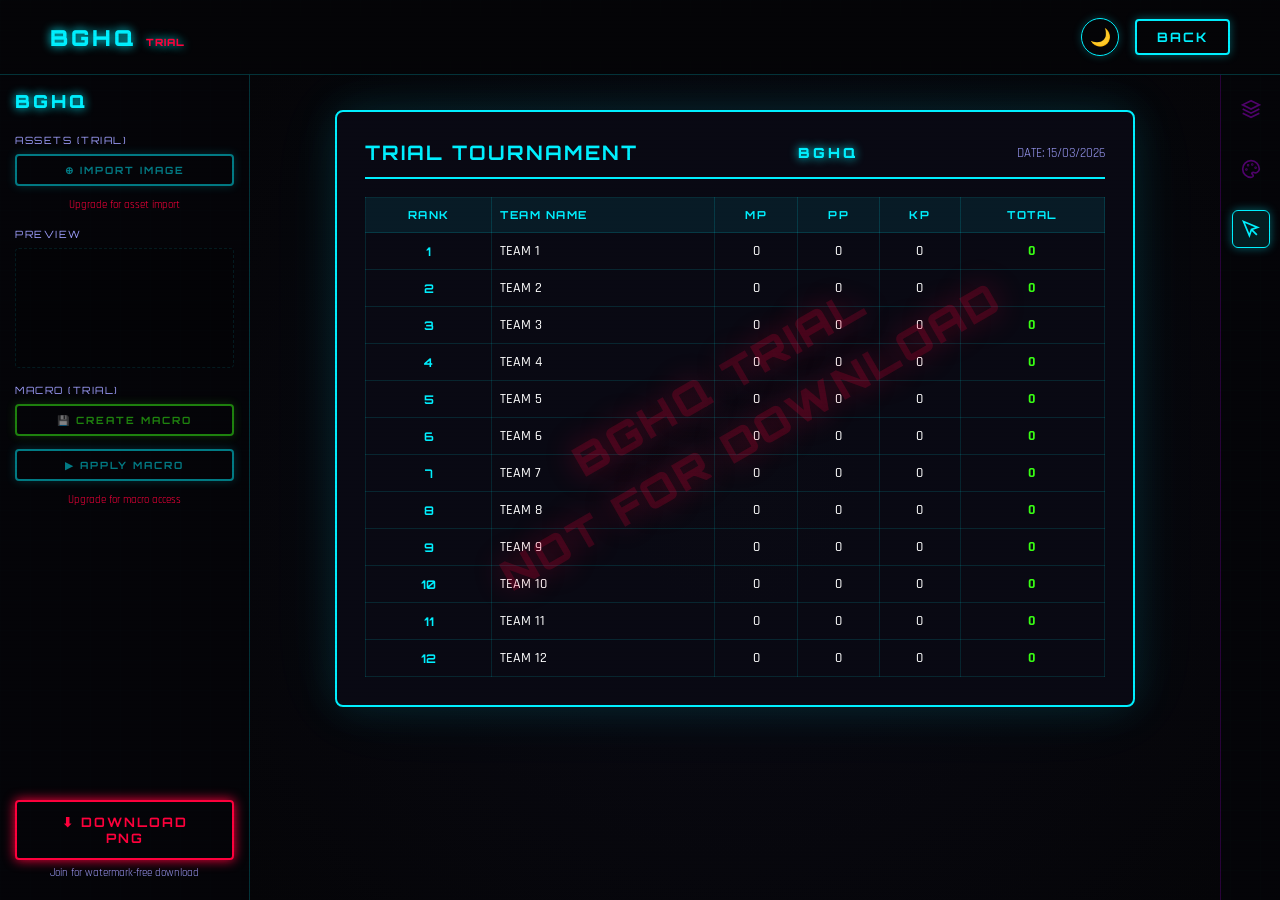
<file: trynow.html>
<!DOCTYPE html>
<html lang="en">
<head>
    <meta charset="UTF-8">
    <meta name="viewport" content="width=device-width, initial-scale=1.0">
    <title>Try BGHQ | Trial Version</title>
    <meta name="description" content="Try BGHQ Point Table Generator — free trial with watermark.">
    <link rel="stylesheet" href="styles.css">
    <link rel="stylesheet" href="index.css">
    <style>
        /* ── Trial-page specific protections ── */
        body {
            user-select: none;
            -webkit-user-select: none;
        }
        img {
            user-drag: none;
            -webkit-user-drag: none;
            pointer-events: none;
        }
        .canvas-protect {
            position: relative;
        }
        /* Ensure watermark covers the whole template visually */
        #mainTableTemplate {
            position: relative;
            overflow: hidden;
        }
    </style>
</head>
<body oncontextmenu="return false;">
    <!-- Loading Spinner -->
    <div id="bghq-loader">
        <div class="loader-ring"></div>
        <div class="loader-text">BGHQ TRIAL</div>
    </div>

    <!-- NAVBAR -->
    <nav>
        <div class="logo">BGHQ <span style="font-size:10px; color:var(--neon-pink); letter-spacing:1px;">TRIAL</span></div>
        <div class="nav-right">
            <button id="themeToggleBtn" class="theme-toggle" title="Switch to Light Mode">🌙</button>
            <a href="index.html" class="btn btn-blue" style="padding:8px 20px;">BACK</a>
        </div>
    </nav>

    <div class="dashboard-container">
        <!-- ═══════════════ LEFT SIDEBAR ═══════════════ -->
        <aside class="sidebar">
            <div class="sidebar-logo">BGHQ</div>

            <div class="sidebar-block">
                <span class="label-small">Assets (Trial)</span>
                <button class="btn btn-blue" style="width:100%; font-size:10px; padding:8px; opacity:0.5; cursor:not-allowed;" title="Import disabled in trial">⊕ IMPORT IMAGE</button>
                <div style="font-family:'Rajdhani';font-size:11px;color:var(--neon-pink);text-align:center;margin-top:4px;">Upgrade for asset import</div>
            </div>

            <div class="sidebar-block">
                <span class="label-small">Preview</span>
                <div class="asset-preview" style="opacity:0.4;pointer-events:none;"></div>
            </div>

            <div class="sidebar-block">
                <span class="label-small">Macro (Trial)</span>
                <button class="btn btn-green" style="width:100%; font-size:10px; padding:8px; margin-bottom:5px; opacity:0.5; cursor:not-allowed;" title="Macro disabled in trial">💾 CREATE MACRO</button>
                <button class="btn btn-blue"  style="width:100%; font-size:10px; padding:8px; opacity:0.5; cursor:not-allowed;" title="Macro disabled in trial">▶ APPLY MACRO</button>
                <div style="font-family:'Rajdhani';font-size:11px;color:var(--neon-pink);text-align:center;margin-top:4px;">Upgrade for macro access</div>
            </div>

            <div style="margin-top:auto;">
                <button class="btn btn-pink" id="trialDownloadBtn" style="width:100%; border:2px solid var(--neon-pink); color:var(--neon-pink); box-shadow:0 0 12px var(--neon-pink);">⬇ DOWNLOAD PNG</button>
                <div style="font-family:'Rajdhani';font-size:11px;color:var(--text-secondary);text-align:center;margin-top:6px;">Join for watermark-free download</div>
            </div>
        </aside>

        <!-- ═══════════════ CENTER CANVAS ═══════════════ -->
        <main class="main-canvas-area canvas-protect" id="canvasArea">
            <div class="point-table-template" id="mainTableTemplate">
                <!-- Large diagonal watermark -->
                <div class="watermark">BGHQ TRIAL<br>NOT FOR DOWNLOAD</div>

                <div class="table-header">
                    <div class="tournament-name" contenteditable="true" data-placeholder="TOURNAMENT NAME">TRIAL TOURNAMENT</div>
                    <div class="logo" style="font-size:14px;">BGHQ</div>
                    <div class="date-field" contenteditable="true" data-placeholder="DATE">DATE: 15/03/2026</div>
                </div>
                <table class="point-table">
                    <thead>
                        <tr>
                            <th>RANK</th>
                            <th style="text-align:left;">TEAM NAME</th>
                            <th>MP</th>
                            <th>PP</th>
                            <th>KP</th>
                            <th>TOTAL</th>
                        </tr>
                    </thead>
                    <tbody id="tableBody"></tbody>
                </table>
            </div>
        </main>

        <!-- ═══════════════ RIGHT TOOLBAR ═══════════════ -->
        <aside class="toolbar">
            <div class="tool-icon" title="Locked in Trial" style="opacity:0.4; cursor:default;">
                <svg width="20" height="20" viewBox="0 0 24 24" fill="none" stroke="currentColor" stroke-width="2"><path d="M12 2L2 7l10 5 10-5-10-5zM2 17l10 5 10-5M2 12l10 5 10-5"/></svg>
            </div>
            <div class="tool-icon" title="Locked in Trial" style="opacity:0.4; cursor:default;">
                <svg width="20" height="20" viewBox="0 0 24 24" fill="none" stroke="currentColor" stroke-width="2"><circle cx="13.5" cy="6.5" r=".5"/><circle cx="17.5" cy="10.5" r=".5"/><circle cx="8.5" cy="7.5" r=".5"/><circle cx="6.5" cy="12.5" r=".5"/><path d="M12 2C6.5 2 2 6.5 2 12s4.5 10 10 10c.92 0 1.7-.39 2.3-1.03a1.5 1.5 0 0 0-.25-2.2l-.63-.78A1.94 1.94 0 0 1 13 17.5a1.5 1.5 0 0 1 1.5-1.5c.34 0 .68.1 1.05.28a4 4 0 0 0 4.15-.49C21.05 14.7 22 13.43 22 12c0-5.5-4.5-10-10-10z"/></svg>
            </div>
            <div class="tool-icon active" title="Select">
                <svg width="20" height="20" viewBox="0 0 24 24" fill="none" stroke="currentColor" stroke-width="2"><path d="M3 3l7.07 16.97 2.51-7.39 7.39-2.51L3 3z"/><path d="M13 13l6 6"/></svg>
            </div>
        </aside>
    </div>

    <!-- Blur Overlay (tab switch / window blur) -->
    <div class="blur-overlay" id="blurOverlay">
        <h2 class="neon-text-pink" style="font-size:2rem;">⚠ PAUSED</h2>
        <p>Return to tab to continue editing</p>
        <div style="font-family:'Rajdhani';font-size:13px;color:var(--text-secondary);margin-top:8px;">BGHQ Trial — Content protected</div>
    </div>

    <!-- Download / Join Modal -->
    <div class="modal" id="downloadModal">
        <div class="modal-content">
            <button class="modal-close" onclick="closeModal('downloadModal')">×</button>
            <h2 class="neon-text-blue" style="margin-bottom:16px; font-size:16px;">Want to Download?</h2>
            <p style="font-family:'Rajdhani';font-size:15px;color:var(--text-secondary);margin-bottom:28px;line-height:1.6;">
                Join our Discord for <strong style="color:var(--neon-green);">full access</strong> —<br>
                no watermarks, unlimited downloads,<br>asset import, macros & more.
            </p>
            <a href="#discord" class="btn btn-blue" style="width:100%; display:block; margin-bottom:12px;">
                JOIN DISCORD
            </a>
            <button class="btn" onclick="closeModal('downloadModal')" style="border-color:rgba(255,255,255,0.2);color:var(--text-secondary);font-size:10px;width:100%;">CLOSE</button>
        </div>
    </div>

    <!-- Toast -->
    <div id="toast"></div>

    <script src="app.js"></script>
    <script>
        // ── Build 12 rows ──────────────────────────────────────────────────
        (function buildRows() {
            const tbody = document.getElementById('tableBody');
            for (let i = 1; i <= 12; i++) {
                const tr = document.createElement('tr');
                tr.innerHTML = `
                    <td class="rank-cell">${i}</td>
                    <td contenteditable="true" style="text-align:left;" class="name-cell">TEAM ${i}</td>
                    <td contenteditable="true" class="data-cell">0</td>
                    <td contenteditable="true" class="data-cell">0</td>
                    <td contenteditable="true" class="data-cell">0</td>
                    <td contenteditable="true" class="total-cell">0</td>`;
                tbody.appendChild(tr);
            }
            tbody.addEventListener('input', () => {
                autoCalcTotal();
                autoSortTable();
            });
        })();

        function autoCalcTotal() {
            document.querySelectorAll('#tableBody tr').forEach(row => {
                const cells = row.querySelectorAll('td');
                const pp = parseInt(cells[3]?.innerText) || 0;
                const kp = parseInt(cells[4]?.innerText) || 0;
                cells[5].innerText = pp + kp;
            });
        }

        function autoSortTable() {
            const tbody = document.getElementById('tableBody');
            const rows  = Array.from(tbody.querySelectorAll('tr'));
            rows.sort((a, b) => {
                const aT = parseInt(a.querySelectorAll('td')[5]?.innerText) || 0;
                const bT = parseInt(b.querySelectorAll('td')[5]?.innerText) || 0;
                return bT - aT;
            });
            rows.forEach((row, idx) => {
                row.querySelectorAll('td')[0].innerText = idx + 1;
                tbody.appendChild(row);
            });
        }

        // ── Modal helpers ──────────────────────────────────────────────────
        function openModal(id)  { document.getElementById(id).classList.add('open'); }
        function closeModal(id) { document.getElementById(id).classList.remove('open'); }

        // ── Download button → show modal ──────────────────────────────────
        document.getElementById('trialDownloadBtn').addEventListener('click', () => {
            openModal('downloadModal');
        });

        // ── Page Visibility API — blur overlay ─────────────────────────────
        document.addEventListener('visibilitychange', () => {
            const overlay = document.getElementById('blurOverlay');
            if (document.hidden) {
                overlay.classList.add('active');
            } else {
                overlay.classList.remove('active');
            }
        });

        // ── Window blur → black screen ─────────────────────────────────────
        window.addEventListener('blur', () => {
            document.getElementById('canvasArea').style.opacity = '0';
        });
        window.addEventListener('focus', () => {
            document.getElementById('canvasArea').style.opacity = '1';
        });

        // ── Keyboard restrictions ──────────────────────────────────────────
        document.addEventListener('keydown', (e) => {
            const blocked =
                e.key === 'PrintScreen' ||
                e.key === 'F12' ||
                (e.ctrlKey && ['s','p','u'].includes(e.key.toLowerCase())) ||
                (e.ctrlKey && e.shiftKey && ['i','j','c'].includes(e.key.toLowerCase())) ||
                (e.metaKey && ['s','p','u'].includes(e.key.toLowerCase()));

            if (blocked) {
                e.preventDefault();
                e.stopPropagation();
                showToast('⚠ Restricted in Trial Mode', 'error');
                return false;
            }
        }, true);

        // ── Close modal on ESC ─────────────────────────────────────────────
        document.addEventListener('keydown', (e) => {
            if (e.key === 'Escape') closeModal('downloadModal');
        });
    </script>

    <!-- =====================================================================
    // VERSION 2: AI Screenshot Parser
    // Tesseract.js OCR reads FF match result screenshot, auto-fills table cells
    // with team name, kills, placement

    // VERSION 2: Multiple table templates
    // User picks from 3 BGHQ style templates before editing

    // VERSION 3: Team collaboration
    // Shareable session code, WebSocket live sync, session deletes on download

    // VERSION 3: BGMI mode
    // Separate column set for BGMI tournaments (different placement/kill scoring)
    ===================================================================== -->
</body>
</html>
</file>
<file: styles.css>
/* ============================================================
   BGHQ GLOBAL STYLES — styles.css
   Shared across index.html, dashboard.html, trynow.html, admin.html
   ============================================================ */

@import url('https://fonts.googleapis.com/css2?family=Orbitron:wght@400;500;600;700;900&family=Rajdhani:wght@300;400;500;600;700&display=swap');

/* ─────────────────────────────────────────────
   CSS VARIABLES — DARK MODE (default)
───────────────────────────────────────────── */
:root {
    --bg-color:        #050508;
    --neon-blue:       #00f0ff;
    --neon-purple:     #bf00ff;
    --neon-green:      #39ff14;
    --neon-pink:       #ff003c;
    --neon-orange:     #ff8c00;
    --text-primary:    #ffffff;
    --text-secondary:  #a0a0ff;
    --grid-color:      rgba(0, 240, 255, 0.05);
    --scanline-color:  rgba(18, 16, 16, 0.3);
    --nav-bg:          rgba(5, 5, 8, 0.85);
    --card-bg:         #0a0a14;
    --sidebar-bg:      rgba(5, 5, 8, 0.92);
    --border-subtle:   rgba(0, 240, 255, 0.2);
    --transition:      0.4s ease;
}

/* ─────────────────────────────────────────────
   CSS VARIABLES — LIGHT MODE
───────────────────────────────────────────── */
body.light-mode {
    --bg-color:        #f0f0f0;
    --neon-blue:       #006fba;
    --neon-purple:     #7a00cc;
    --neon-green:      #1a8c00;
    --neon-pink:       #cc0030;
    --neon-orange:     #c06000;
    --text-primary:    #111111;
    --text-secondary:  #4444aa;
    --grid-color:      rgba(0, 0, 0, 0.07);
    --scanline-color:  rgba(200, 200, 200, 0.4);
    --nav-bg:          rgba(240, 240, 240, 0.92);
    --card-bg:         #ffffff;
    --sidebar-bg:      rgba(230, 230, 235, 0.97);
    --border-subtle:   rgba(0, 111, 186, 0.25);
}

/* ─────────────────────────────────────────────
   RESET & BASE
───────────────────────────────────────────── */
*, *::before, *::after {
    margin: 0;
    padding: 0;
    box-sizing: border-box;
}

html {
    scroll-behavior: smooth;
}

body {
    background-color: var(--bg-color);
    color: var(--text-primary);
    font-family: 'Rajdhani', sans-serif;
    overflow-x: hidden;
    min-height: 100vh;
    transition: background-color var(--transition), color var(--transition);
}

h1, h2, h3, h4, h5, h6, .logo, label, th, .btn {
    font-family: 'Orbitron', sans-serif;
    text-transform: uppercase;
    letter-spacing: 2px;
}

a { text-decoration: none; }

/* ─────────────────────────────────────────────
   PAGE LOAD ANIMATION
───────────────────────────────────────────── */
@keyframes pageIn {
    from { opacity: 0; transform: translateY(18px); }
    to   { opacity: 1; transform: translateY(0); }
}

body {
    animation: pageIn 0.55s ease forwards;
}

/* ─────────────────────────────────────────────
   LOADING SPINNER
───────────────────────────────────────────── */
#bghq-loader {
    position: fixed;
    inset: 0;
    background: #050508;
    display: flex;
    flex-direction: column;
    justify-content: center;
    align-items: center;
    z-index: 99999;
    transition: opacity 0.4s ease, visibility 0.4s ease;
}

body.light-mode #bghq-loader {
    background: #f0f0f0;
}

#bghq-loader.hidden {
    opacity: 0;
    visibility: hidden;
}

.loader-ring {
    width: 64px;
    height: 64px;
    position: relative;
}

.loader-ring::before,
.loader-ring::after {
    content: '';
    position: absolute;
    inset: 0;
    border-radius: 50%;
    border: 3px solid transparent;
}

.loader-ring::before {
    border-top-color: var(--neon-blue);
    animation: spinLoader 0.9s linear infinite;
}

.loader-ring::after {
    border-bottom-color: var(--neon-purple);
    animation: spinLoader 1.4s linear infinite reverse;
}

@keyframes spinLoader {
    to { transform: rotate(360deg); }
}

.loader-text {
    margin-top: 18px;
    font-family: 'Orbitron', sans-serif;
    font-size: 13px;
    letter-spacing: 4px;
    color: var(--neon-blue);
    animation: pulseFade 1.2s ease-in-out infinite;
}

@keyframes pulseFade {
    0%, 100% { opacity: 0.4; }
    50%       { opacity: 1; }
}

/* ─────────────────────────────────────────────
   SCANLINE TEXTURE OVERLAY
───────────────────────────────────────────── */
body::before {
    content: '';
    position: fixed;
    inset: 0;
    background-image:
        linear-gradient(var(--grid-color) 1px, transparent 1px),
        linear-gradient(90deg, var(--grid-color) 1px, transparent 1px);
    background-size: 30px 30px;
    z-index: -1;
    pointer-events: none;
}

body::after {
    content: '';
    position: fixed;
    inset: 0;
    background: repeating-linear-gradient(
        0deg,
        rgba(0,0,0,0) 0px,
        rgba(0,0,0,0) 3px,
        var(--scanline-color) 3px,
        var(--scanline-color) 4px
    );
    z-index: 1000;
    pointer-events: none;
    opacity: 0.08;
}

/* ─────────────────────────────────────────────
   NEON TEXT UTILITIES
───────────────────────────────────────────── */
.neon-text-blue   { color: var(--neon-blue);   text-shadow: 0 0 8px var(--neon-blue),  0 0 22px var(--neon-blue);  animation: neonPulse 3s ease-in-out infinite; }
.neon-text-purple { color: var(--neon-purple); text-shadow: 0 0 8px var(--neon-purple),0 0 22px var(--neon-purple); animation: neonPulse 3s ease-in-out infinite; }
.neon-text-green  { color: var(--neon-green);  text-shadow: 0 0 8px var(--neon-green), 0 0 22px var(--neon-green);  animation: neonPulse 3s ease-in-out infinite; }
.neon-text-pink   { color: var(--neon-pink);   text-shadow: 0 0 8px var(--neon-pink),  0 0 22px var(--neon-pink);   animation: neonPulse 3s ease-in-out infinite; }

@keyframes neonPulse {
    0%, 100% { filter: brightness(1);   }
    50%      { filter: brightness(1.35); }
}

/* ─────────────────────────────────────────────
   NEON BORDER UTILITIES
───────────────────────────────────────────── */
.neon-border-blue   { border: 1px solid var(--neon-blue);   box-shadow: 0 0 15px rgba(0,240,255,0.3),   inset 0 0 15px rgba(0,240,255,0.03); }
.neon-border-purple { border: 1px solid var(--neon-purple); box-shadow: 0 0 15px rgba(191,0,255,0.3),   inset 0 0 15px rgba(191,0,255,0.03); }
.neon-border-green  { border: 1px solid var(--neon-green);  box-shadow: 0 0 15px rgba(57,255,20,0.3),   inset 0 0 15px rgba(57,255,20,0.03); }
.neon-border-pink   { border: 1px solid var(--neon-pink);   box-shadow: 0 0 15px rgba(255,0,60,0.3),    inset 0 0 15px rgba(255,0,60,0.03); }

/* ─────────────────────────────────────────────
   BUTTONS
───────────────────────────────────────────── */
.btn {
    padding: 12px 30px;
    font-family: 'Orbitron', sans-serif;
    font-weight: 700;
    font-size: 13px;
    letter-spacing: 2px;
    border-radius: 4px;
    border: 2px solid transparent;
    cursor: pointer;
    display: inline-block;
    background: transparent;
    text-align: center;
    transition: all 0.3s ease;
    position: relative;
    overflow: hidden;
}

.btn:hover  { transform: scale(1.05); }
.btn:active { transform: scale(0.97); }

.btn-blue {
    border-color: var(--neon-blue);
    color: var(--neon-blue);
    box-shadow: 0 0 10px rgba(0,240,255,0.35);
}
.btn-blue:hover {
    background: var(--neon-blue);
    color: #000;
    box-shadow: 0 0 28px var(--neon-blue), 0 0 50px rgba(0,240,255,0.3);
}

.btn-green {
    border-color: var(--neon-green);
    color: var(--neon-green);
    box-shadow: 0 0 10px rgba(57,255,20,0.35);
}
.btn-green:hover {
    background: var(--neon-green);
    color: #000;
    box-shadow: 0 0 28px var(--neon-green), 0 0 50px rgba(57,255,20,0.3);
}

.btn-pink {
    border-color: var(--neon-pink);
    color: var(--neon-pink);
    box-shadow: 0 0 10px rgba(255,0,60,0.35);
}
.btn-pink:hover {
    background: var(--neon-pink);
    color: #fff;
    box-shadow: 0 0 28px var(--neon-pink), 0 0 50px rgba(255,0,60,0.3);
}

.btn-purple {
    border-color: var(--neon-purple);
    color: var(--neon-purple);
    box-shadow: 0 0 10px rgba(191,0,255,0.35);
}
.btn-purple:hover {
    background: var(--neon-purple);
    color: #fff;
    box-shadow: 0 0 28px var(--neon-purple), 0 0 50px rgba(191,0,255,0.3);
}

/* ─────────────────────────────────────────────
   NAVBAR
───────────────────────────────────────────── */
nav {
    display: flex;
    justify-content: space-between;
    align-items: center;
    padding: 18px 50px;
    position: fixed;
    top: 0;
    width: 100%;
    z-index: 200;
    background: var(--nav-bg);
    backdrop-filter: blur(14px);
    -webkit-backdrop-filter: blur(14px);
    border-bottom: 1px solid var(--border-subtle);
    transition: background var(--transition), border-color var(--transition);
}

.logo {
    font-family: 'Orbitron', sans-serif;
    font-size: 22px;
    font-weight: 900;
    color: var(--neon-blue);
    text-shadow: 0 0 10px var(--neon-blue);
    text-transform: uppercase;
    letter-spacing: 3px;
    animation: neonPulse 3s ease-in-out infinite;
}

.nav-links {
    display: flex;
    gap: 32px;
    align-items: center;
}

.nav-links a {
    font-family: 'Orbitron', sans-serif;
    font-size: 12px;
    letter-spacing: 1.5px;
    color: var(--text-primary);
    text-transform: uppercase;
    transition: color 0.3s, text-shadow 0.3s;
}

.nav-links a:hover {
    color: var(--neon-blue);
    text-shadow: 0 0 10px var(--neon-blue);
}

.nav-right {
    display: flex;
    align-items: center;
    gap: 16px;
}

.profile-icon {
    color: var(--neon-blue);
    cursor: pointer;
    display: flex;
    align-items: center;
    transition: filter 0.3s, transform 0.3s;
}

.profile-icon:hover {
    filter: drop-shadow(0 0 8px var(--neon-blue));
    transform: scale(1.1);
}

/* ─────────────────────────────────────────────
   THEME TOGGLE BUTTON
───────────────────────────────────────────── */
.theme-toggle {
    background: transparent;
    border: 1px solid var(--neon-blue);
    color: var(--text-primary);
    width: 38px;
    height: 38px;
    border-radius: 50%;
    display: flex;
    justify-content: center;
    align-items: center;
    cursor: pointer;
    font-size: 17px;
    box-shadow: 0 0 8px rgba(0,240,255,0.25);
    transition: all var(--transition);
    flex-shrink: 0;
    line-height: 1;
}

.theme-toggle:hover {
    background: rgba(0,240,255,0.12);
    box-shadow: 0 0 18px var(--neon-blue);
    transform: rotate(20deg) scale(1.12);
}

body.light-mode .theme-toggle {
    border-color: var(--neon-purple);
    box-shadow: 0 0 8px rgba(122,0,204,0.3);
}

body.light-mode .theme-toggle:hover {
    background: rgba(122,0,204,0.1);
    box-shadow: 0 0 18px var(--neon-purple);
}

/* ─────────────────────────────────────────────
   DASHBOARD LAYOUT
───────────────────────────────────────────── */
.dashboard-container {
    display: grid;
    grid-template-columns: 250px 1fr 60px;
    height: 100vh;
    padding-top: 70px;
    overflow: hidden;
}

.sidebar {
    background: var(--sidebar-bg);
    border-right: 1px solid var(--border-subtle);
    padding: 20px 15px;
    display: flex;
    flex-direction: column;
    gap: 16px;
    overflow-y: auto;
    transition: background var(--transition);
}

.toolbar {
    background: rgba(5, 5, 8, 0.9);
    border-left: 1px solid rgba(191, 0, 255, 0.2);
    display: flex;
    flex-direction: column;
    align-items: center;
    padding: 20px 0;
    gap: 22px;
    transition: background var(--transition);
}

body.light-mode .toolbar {
    background: rgba(235, 235, 240, 0.95);
}

.main-canvas-area {
    background: radial-gradient(circle at center, #0a0a14 0%, #050508 100%);
    display: flex;
    justify-content: center;
    align-items: flex-start;
    overflow: auto;
    position: relative;
    padding: 40px;
    transition: background var(--transition), opacity var(--transition), filter var(--transition);
}

body.light-mode .main-canvas-area {
    background: radial-gradient(circle at center, #e8e8f0 0%, #f0f0f0 100%);
}

/* ─────────────────────────────────────────────
   POINT TABLE TEMPLATE (CANVAS)
───────────────────────────────────────────── */
.point-table-template {
    background: rgba(10, 10, 20, 0.95);
    border: 2px solid var(--neon-blue);
    width: 800px;
    min-width: 800px;
    padding: 28px;
    box-shadow: 0 0 40px rgba(0,240,255,0.12), 0 0 80px rgba(0,240,255,0.05);
    border-radius: 8px;
    position: relative;
    animation: neonPulse 3s ease-in-out infinite;
    transition: filter var(--transition);
}

body.light-mode .point-table-template {
    background: rgba(255,255,255,0.97);
}

.table-header {
    display: flex;
    justify-content: space-between;
    align-items: center;
    margin-bottom: 18px;
    border-bottom: 2px solid var(--neon-blue);
    padding-bottom: 12px;
}

.table-header .tournament-name {
    font-family: 'Orbitron', sans-serif;
    font-size: 20px;
    font-weight: 700;
    color: var(--neon-blue);
    outline: none;
    text-transform: uppercase;
    letter-spacing: 2px;
    min-width: 30px;
}

.table-header .date-field {
    font-family: 'Rajdhani', sans-serif;
    font-size: 13px;
    color: var(--text-secondary);
    outline: none;
    min-width: 20px;
}

.tournament-name:empty:before {
    content: attr(data-placeholder);
    color: rgba(0,240,255,0.3);
}

.date-field:empty:before {
    content: attr(data-placeholder);
    color: rgba(160,160,255,0.4);
}

.point-table {
    width: 100%;
    border-collapse: collapse;
}

.point-table th {
    background: rgba(0,240,255,0.08);
    color: var(--neon-blue);
    font-family: 'Orbitron', sans-serif;
    padding: 10px 8px;
    text-align: center;
    font-size: 11px;
    letter-spacing: 1.5px;
    border: 1px solid rgba(0,240,255,0.15);
}

.point-table td {
    border: 1px solid rgba(0,240,255,0.12);
    padding: 9px 8px;
    text-align: center;
    font-family: 'Rajdhani', sans-serif;
    font-size: 14px;
    font-weight: 500;
    transition: background 0.3s, box-shadow 0.3s;
    outline: none;
    min-width: 30px;
}

.point-table td[contenteditable="true"]:focus {
    background: rgba(0,240,255,0.07);
    box-shadow: inset 0 0 8px rgba(0,240,255,0.15);
}

.point-table tr:hover td {
    background: rgba(0,240,255,0.04);
}

.point-table td:first-child {
    font-family: 'Orbitron', sans-serif;
    color: var(--neon-blue);
    font-size: 12px;
    font-weight: 700;
}

.point-table td:last-child {
    font-weight: 700;
    color: var(--neon-green);
}

/* ─────────────────────────────────────────────
   SIDEBAR COMPONENTS
───────────────────────────────────────────── */
.sidebar-block {
    display: flex;
    flex-direction: column;
    gap: 8px;
}

.label-small {
    font-family: 'Orbitron', sans-serif;
    font-size: 10px;
    color: var(--text-secondary);
    text-transform: uppercase;
    letter-spacing: 1.5px;
}

.sidebar-logo {
    font-family: 'Orbitron', sans-serif;
    font-size: 18px;
    font-weight: 900;
    color: var(--neon-blue);
    text-shadow: 0 0 10px var(--neon-blue);
    letter-spacing: 3px;
    margin-bottom: 6px;
    animation: neonPulse 3s ease-in-out infinite;
}

/* Asset Preview */
.asset-preview {
    background: rgba(0,0,0,0.35);
    min-height: 120px;
    max-height: 180px;
    border: 1px dashed rgba(0,240,255,0.25);
    overflow-y: auto;
    display: grid;
    grid-template-columns: repeat(2, 1fr);
    gap: 4px;
    padding: 5px;
    border-radius: 4px;
}

body.light-mode .asset-preview {
    background: rgba(0,0,0,0.06);
}

.asset-thumb-wrap {
    position: relative;
    width: 100%;
    aspect-ratio: 1;
    cursor: pointer;
}

.asset-thumb {
    width: 100%;
    height: 100%;
    object-fit: contain;
    background: #111;
    border-radius: 3px;
    transition: opacity 0.3s;
}

body.light-mode .asset-thumb {
    background: #ddd;
}

.asset-thumb-wrap:hover .asset-thumb {
    opacity: 0.75;
}

.asset-thumb-del {
    position: absolute;
    top: 2px; right: 2px;
    width: 16px; height: 16px;
    border-radius: 50%;
    background: var(--neon-pink);
    color: #fff;
    font-size: 10px;
    border: none;
    cursor: pointer;
    display: none;
    align-items: center;
    justify-content: center;
    line-height: 1;
    font-weight: bold;
}

.asset-thumb-wrap:hover .asset-thumb-del {
    display: flex;
}

/* Drive Input */
.drive-input-wrap {
    display: none;
    flex-direction: column;
    gap: 5px;
    margin-top: 4px;
}

.drive-input-wrap.open { display: flex; }

.drive-input-wrap input {
    background: transparent;
    border: 1px solid var(--border-subtle);
    color: var(--text-primary);
    padding: 6px 8px;
    font-family: 'Rajdhani', sans-serif;
    font-size: 12px;
    outline: none;
    border-radius: 3px;
}

.drive-input-wrap input:focus {
    border-color: var(--neon-blue);
    box-shadow: 0 0 8px rgba(0,240,255,0.3);
}

/* Dropdown */
.dropdown { position: relative; }

.dropdown-content {
    display: none;
    position: absolute;
    top: 100%;
    left: 0;
    background: #0a0a14;
    border: 1px solid var(--neon-blue);
    width: 100%;
    z-index: 50;
    border-radius: 0 0 4px 4px;
}

body.light-mode .dropdown-content {
    background: #f8f8ff;
}

.dropdown.active .dropdown-content,
.dropdown:focus-within .dropdown-content {
    display: block;
}

.dropdown-item {
    padding: 10px 12px;
    cursor: pointer;
    font-family: 'Rajdhani', sans-serif;
    font-size: 12px;
    letter-spacing: 0.5px;
    transition: background 0.2s, color 0.2s;
}

.dropdown-item:hover {
    background: var(--neon-blue);
    color: #000;
}

/* ─────────────────────────────────────────────
   TOOLBAR ICONS
───────────────────────────────────────────── */
.tool-icon {
    width: 38px;
    height: 38px;
    display: flex;
    justify-content: center;
    align-items: center;
    cursor: pointer;
    color: var(--neon-purple);
    border: 1px solid transparent;
    border-radius: 6px;
    transition: all 0.3s ease;
}

.tool-icon:hover {
    color: var(--neon-blue);
    border-color: var(--neon-blue);
    box-shadow: 0 0 12px var(--neon-blue);
    transform: scale(1.1);
}

.tool-icon.active {
    color: var(--neon-blue);
    border-color: var(--neon-blue);
    background: rgba(0,240,255,0.1);
    box-shadow: 0 0 10px rgba(0,240,255,0.4);
}

/* ─────────────────────────────────────────────
   TOAST NOTIFICATION
───────────────────────────────────────────── */
#toast {
    position: fixed;
    bottom: 28px;
    left: 50%;
    transform: translateX(-50%) translateY(20px);
    padding: 10px 24px;
    border-radius: 5px;
    font-family: 'Orbitron', sans-serif;
    font-size: 11px;
    letter-spacing: 2px;
    color: #fff;
    z-index: 9998;
    opacity: 0;
    pointer-events: none;
    transition: opacity 0.4s ease, transform 0.4s ease;
    white-space: nowrap;
}

#toast.show {
    opacity: 1;
    transform: translateX(-50%) translateY(0);
}

#toast.toast-success {
    background: rgba(57, 255, 20, 0.15);
    border: 1px solid var(--neon-green);
    box-shadow: 0 0 20px rgba(57,255,20,0.4);
    color: var(--neon-green);
}

#toast.toast-error {
    background: rgba(255, 0, 60, 0.15);
    border: 1px solid var(--neon-pink);
    box-shadow: 0 0 20px rgba(255,0,60,0.4);
    color: var(--neon-pink);
}

#toast.toast-info {
    background: rgba(0, 240, 255, 0.1);
    border: 1px solid var(--neon-blue);
    box-shadow: 0 0 20px rgba(0,240,255,0.35);
    color: var(--neon-blue);
}

/* ─────────────────────────────────────────────
   MODAL
───────────────────────────────────────────── */
.modal {
    position: fixed;
    inset: 0;
    background: rgba(0,0,0,0.88);
    display: none;
    justify-content: center;
    align-items: center;
    z-index: 9000;
    backdrop-filter: blur(4px);
}

.modal.open { display: flex; }

.modal-content {
    background: var(--card-bg);
    border: 1px solid var(--neon-blue);
    box-shadow: 0 0 40px rgba(0,240,255,0.25), 0 0 80px rgba(0,240,255,0.08);
    padding: 44px 40px;
    width: 440px;
    max-width: 90vw;
    text-align: center;
    border-radius: 8px;
    animation: modalIn 0.35s ease;
    position: relative;
}

@keyframes modalIn {
    from { transform: scale(0.9) translateY(-20px); opacity: 0; }
    to   { transform: scale(1) translateY(0);        opacity: 1; }
}

.modal-close {
    position: absolute;
    top: 14px; right: 16px;
    background: transparent;
    border: none;
    color: var(--text-secondary);
    font-size: 20px;
    cursor: pointer;
    line-height: 1;
    transition: color 0.3s;
}

.modal-close:hover { color: var(--neon-pink); }

/* ─────────────────────────────────────────────
   PROFILE DROPDOWN
───────────────────────────────────────────── */
.profile-dropdown-wrap {
    position: relative;
}

.profile-dropdown {
    display: none;
    position: absolute;
    top: calc(100% + 12px);
    right: 0;
    background: var(--card-bg);
    border: 1px solid var(--neon-blue);
    box-shadow: 0 0 20px rgba(0,240,255,0.2);
    width: 210px;
    padding: 16px;
    border-radius: 6px;
    z-index: 300;
    animation: modalIn 0.25s ease;
}

.profile-dropdown-wrap.open .profile-dropdown {
    display: block;
}

.profile-info-name {
    font-family: 'Orbitron', sans-serif;
    font-size: 11px;
    color: var(--neon-blue);
    letter-spacing: 1px;
    margin-bottom: 4px;
}

.profile-info-tier {
    font-family: 'Rajdhani', sans-serif;
    font-size: 12px;
    color: var(--text-secondary);
    margin-bottom: 6px;
}

.profile-days {
    font-family: 'Orbitron', sans-serif;
    font-size: 13px;
    font-weight: 700;
    margin-bottom: 14px;
}

.profile-days.days-good   { color: var(--neon-green); }
.profile-days.days-warn   { color: var(--neon-orange); }
.profile-days.days-danger { color: var(--neon-pink); }

/* ─────────────────────────────────────────────
   ADMIN STYLES
───────────────────────────────────────────── */
.admin-login-wrapper {
    display: flex;
    justify-content: center;
    align-items: center;
    height: 100vh;
}

.admin-card {
    width: 420px;
    padding: 44px 40px;
    background: var(--card-bg);
    border: 1px solid var(--neon-purple);
    box-shadow: 0 0 35px rgba(191,0,255,0.2), 0 0 80px rgba(191,0,255,0.05);
    text-align: center;
    border-radius: 10px;
    transition: background var(--transition);
}

.admin-card h2 {
    margin-bottom: 32px;
    font-size: 20px;
    color: var(--neon-purple);
    text-shadow: 0 0 12px var(--neon-purple);
    animation: neonPulse 3s ease-in-out infinite;
}

.input-group {
    margin-bottom: 18px;
    text-align: left;
}

.input-group label {
    font-family: 'Orbitron', sans-serif;
    font-size: 10px;
    color: var(--text-secondary);
    letter-spacing: 1.5px;
    display: block;
    margin-bottom: 6px;
}

.input-group input {
    width: 100%;
    background: transparent;
    border: 1px solid rgba(191,0,255,0.4);
    padding: 12px 14px;
    color: var(--text-primary);
    font-family: 'Rajdhani', sans-serif;
    font-size: 14px;
    outline: none;
    border-radius: 4px;
    transition: border-color 0.3s, box-shadow 0.3s;
}

.input-group input:focus {
    border-color: var(--neon-purple);
    box-shadow: 0 0 10px rgba(191,0,255,0.35);
}

.shake {
    animation: shake 0.5s ease both;
}

@keyframes shake {
    0%, 100% { transform: translateX(0); }
    15%, 45%, 75% { transform: translateX(-6px); }
    30%, 60%, 90% { transform: translateX(6px); }
}

.slideToPanel {
    animation: slidePanel 0.45s ease forwards;
}

@keyframes slidePanel {
    from { opacity: 1; transform: translateX(0); }
    to   { opacity: 0; transform: translateX(-40px); }
}

.admin-dashboard {
    display: flex;
    height: 100vh;
    padding-top: 70px;
}

.admin-sidebar {
    width: 220px;
    min-width: 220px;
    border-right: 1px solid rgba(191,0,255,0.3);
    background: var(--sidebar-bg);
    padding: 28px 16px;
    display: flex;
    flex-direction: column;
    gap: 10px;
    transition: background var(--transition);
}

.admin-tab-btn {
    background: transparent;
    border: 1px solid transparent;
    color: var(--text-secondary);
    width: 100%;
    padding: 11px 14px;
    text-align: left;
    font-family: 'Orbitron', sans-serif;
    font-size: 10px;
    letter-spacing: 1.5px;
    text-transform: uppercase;
    cursor: pointer;
    border-radius: 4px;
    transition: all 0.3s;
}

.admin-tab-btn:hover {
    color: var(--neon-purple);
    border-color: rgba(191,0,255,0.3);
    background: rgba(191,0,255,0.05);
}

.admin-tab-btn.active {
    color: var(--neon-purple);
    border-color: var(--neon-purple);
    background: rgba(191,0,255,0.1);
    box-shadow: 0 0 10px rgba(191,0,255,0.2);
}

.admin-main {
    flex: 1;
    padding: 30px 36px;
    overflow-y: auto;
}

.admin-table {
    width: 100%;
    border-collapse: collapse;
    margin-top: 24px;
}

.admin-table th {
    text-align: left;
    padding: 12px 14px;
    border-bottom: 1px solid rgba(191,0,255,0.3);
    color: var(--neon-purple);
    font-size: 10px;
    letter-spacing: 1.5px;
    background: rgba(191,0,255,0.04);
}

.admin-table td {
    padding: 13px 14px;
    border-bottom: 1px solid rgba(255,255,255,0.047);
    font-family: 'Rajdhani', sans-serif;
    font-size: 14px;
    vertical-align: middle;
    transition: background 0.3s;
}

.admin-table tr:hover td {
    background: rgba(191,0,255,0.04);
}

.admin-table tr.banned td {
    opacity: 0.4;
}

/* Admin Toggle */
.switch {
    position: relative;
    display: inline-block;
    width: 44px;
    height: 22px;
}

.switch input { opacity: 0; width: 0; height: 0; }

.slider {
    position: absolute; cursor: pointer;
    inset: 0;
    background: #333;
    transition: 0.4s;
    border-radius: 22px;
}

.slider:before {
    position: absolute; content: '';
    height: 16px; width: 16px;
    left: 3px; bottom: 3px;
    background: #fff;
    transition: 0.4s;
    border-radius: 50%;
}

input:checked + .slider {
    background: rgba(57,255,20,0.2);
    border: 1px solid var(--neon-green);
    box-shadow: 0 0 8px var(--neon-green);
}

input:checked + .slider:before {
    transform: translateX(22px);
    background: var(--neon-green);
}

/* Admin search input */
.admin-search {
    background: transparent;
    border: 1px solid var(--border-subtle);
    padding: 9px 14px;
    color: var(--text-primary);
    font-family: 'Rajdhani', sans-serif;
    font-size: 13px;
    outline: none;
    border-radius: 4px;
    transition: border-color 0.3s, box-shadow 0.3s;
    min-width: 200px;
}

.admin-search:focus {
    border-color: var(--neon-blue);
    box-shadow: 0 0 8px rgba(0,240,255,0.3);
}

/* ─────────────────────────────────────────────
   WATERMARK (TRY NOW PAGE)
───────────────────────────────────────────── */
.watermark {
    position: absolute;
    top: 50%;
    left: 50%;
    transform: translate(-50%, -50%) rotate(-30deg);
    font-family: 'Orbitron', sans-serif;
    font-size: 42px;
    font-weight: 900;
    color: rgba(255, 0, 60, 0.18);
    white-space: nowrap;
    pointer-events: none;
    z-index: 5;
    text-shadow: 0 0 30px rgba(255,0,60,0.3);
    letter-spacing: 3px;
    text-transform: uppercase;
    line-height: 1.5;
    text-align: center;
    width: 100%;
}

/* ─────────────────────────────────────────────
   BLUR OVERLAY (TRY NOW PAGE)
───────────────────────────────────────────── */
.blur-overlay {
    position: fixed;
    inset: 0;
    background: rgba(5,5,8,0.88);
    backdrop-filter: blur(20px);
    -webkit-backdrop-filter: blur(20px);
    z-index: 10000;
    display: none;
    justify-content: center;
    align-items: center;
    text-align: center;
    flex-direction: column;
    gap: 16px;
}

.blur-overlay.active { display: flex; }

.blur-overlay p {
    font-family: 'Rajdhani', sans-serif;
    font-size: 16px;
    color: var(--text-secondary);
}

/* ─────────────────────────────────────────────
   INDEX PAGE — HERO SECTION
───────────────────────────────────────────── */
.hero {
    height: 100vh;
    display: flex;
    flex-direction: column;
    justify-content: center;
    align-items: center;
    text-align: center;
    position: relative;
    padding: 0 24px;
    overflow: hidden;
}

.hero-video {
    position: absolute;
    inset: 0;
    width: 100%;
    height: 100%;
    object-fit: cover;
    z-index: -2;
}

.hero-overlay {
    position: absolute;
    inset: 0;
    background: rgba(5,5,8,0.65);
    z-index: -1;
}

.hero h1 {
    font-size: clamp(4rem, 12vw, 9rem);
    font-weight: 900;
    margin-bottom: 18px;
    position: relative;
    color: var(--neon-blue);
    text-shadow: 0 0 20px var(--neon-blue), 0 0 60px rgba(0,240,255,0.4);
    animation: glitch 5s infinite, neonPulse 3s ease-in-out infinite;
}

@keyframes glitch {
    0%,  92%, 100% {
        transform: translate(0);
        text-shadow: 0 0 20px var(--neon-blue), 0 0 60px rgba(0,240,255,0.4);
        clip-path: none;
    }
    93% {
        transform: translate(-3px, 2px);
        text-shadow: 3px 0 var(--neon-pink), -3px 0 var(--neon-blue);
        clip-path: inset(0 0 60% 0);
    }
    94% {
        transform: translate(3px, -2px);
        text-shadow: -3px 0 var(--neon-green), 3px 0 var(--neon-purple);
        clip-path: inset(40% 0 0 0);
    }
    95% {
        transform: translate(-2px, 1px);
        text-shadow: 3px 0 var(--neon-pink), -3px 0 var(--neon-blue);
        clip-path: inset(20% 0 40% 0);
    }
    96% {
        transform: translate(0);
        text-shadow: 0 0 20px var(--neon-blue);
        clip-path: none;
    }
}

.hero p {
    font-family: 'Rajdhani', sans-serif;
    font-size: clamp(1rem, 2.5vw, 1.6rem);
    color: var(--text-primary);
    margin-bottom: 40px;
    opacity: 0.9;
    letter-spacing: 1px;
}

.hero-btns {
    display: flex;
    gap: 20px;
    flex-wrap: wrap;
    justify-content: center;
}

/* ─────────────────────────────────────────────
   SOCIAL PANEL
───────────────────────────────────────────── */
.social-panel {
    margin-top: 54px;
    display: flex;
    gap: 28px;
    flex-wrap: wrap;
    justify-content: center;
}

.social-icon {
    width: 44px;
    height: 44px;
    display: flex;
    justify-content: center;
    align-items: center;
    cursor: pointer;
    transition: all 0.35s cubic-bezier(0.175,0.885,0.32,1.275);
    animation: float 4s ease-in-out infinite;
    position: relative;
}

@keyframes float {
    0%, 100% { transform: translateY(0); }
    50%       { transform: translateY(-9px); }
}

.social-icon:nth-child(1) { animation-delay: 0s; }
.social-icon:nth-child(2) { animation-delay: 0.4s; }
.social-icon:nth-child(3) { animation-delay: 0.8s; }
.social-icon:nth-child(4) { animation-delay: 1.2s; }
.social-icon:nth-child(5) { animation-delay: 1.6s; }

.social-icon svg {
    width: 100%;
    height: 100%;
    fill: var(--text-primary);
    transition: fill 0.3s, filter 0.3s;
}

.social-icon:hover {
    transform: scale(1.28) translateY(-8px) !important;
}

.social-icon.instagram:hover svg { fill: #E1306C; filter: drop-shadow(0 0 12px #E1306C); }
.social-icon.discord:hover   svg { fill: #5865F2; filter: drop-shadow(0 0 12px #5865F2); }
.social-icon.whatsapp:hover  svg { fill: #25D366; filter: drop-shadow(0 0 12px #25D366); }
.social-icon.twitter:hover   svg { fill: #1DA1F2; filter: drop-shadow(0 0 12px #1DA1F2); }
.social-icon.facebook:hover  svg { fill: #1877F2; filter: drop-shadow(0 0 12px #1877F2); }

/* ─────────────────────────────────────────────
   HOW IT WORKS SECTION
───────────────────────────────────────────── */
.section-how {
    padding: 90px 60px;
    text-align: center;
}

.section-title {
    font-family: 'Orbitron', sans-serif;
    font-size: clamp(1.4rem, 4vw, 2.2rem);
    font-weight: 700;
    color: var(--neon-blue);
    text-shadow: 0 0 14px var(--neon-blue);
    margin-bottom: 12px;
    text-transform: uppercase;
    letter-spacing: 3px;
}

.section-subtitle {
    font-family: 'Rajdhani', sans-serif;
    font-size: 1.1rem;
    color: var(--text-secondary);
    margin-bottom: 52px;
}

.steps-grid {
    display: grid;
    grid-template-columns: repeat(auto-fit, minmax(220px, 1fr));
    gap: 28px;
    max-width: 900px;
    margin: 0 auto;
}

.step-card {
    background: var(--card-bg);
    border: 1px solid var(--neon-blue);
    box-shadow: 0 0 20px rgba(0,240,255,0.1), inset 0 0 20px rgba(0,240,255,0.02);
    padding: 36px 28px;
    border-radius: 8px;
    transition: transform 0.3s, box-shadow 0.3s;
    position: relative;
    overflow: hidden;
}

.step-card::before {
    content: '';
    position: absolute;
    top: -30%;
    left: -30%;
    width: 80px;
    height: 80px;
    border-radius: 50%;
    background: radial-gradient(circle, rgba(0,240,255,0.1) 0%, transparent 70%);
    pointer-events: none;
}

.step-card:hover {
    transform: translateY(-6px) scale(1.02);
    box-shadow: 0 0 35px rgba(0,240,255,0.2);
}

.step-number {
    font-family: 'Orbitron', sans-serif;
    font-size: 2.8rem;
    font-weight: 900;
    color: rgba(0,240,255,0.18);
    position: absolute;
    top: 10px;
    right: 16px;
    line-height: 1;
}

.step-icon {
    font-size: 2.5rem;
    margin-bottom: 16px;
    display: block;
}

.step-card h3 {
    font-family: 'Orbitron', sans-serif;
    font-size: 13px;
    font-weight: 700;
    color: var(--neon-blue);
    margin-bottom: 10px;
    letter-spacing: 1.5px;
}

.step-card p {
    font-family: 'Rajdhani', sans-serif;
    font-size: 14px;
    color: var(--text-secondary);
    line-height: 1.6;
}

/* ─────────────────────────────────────────────
   PRICING SECTION
───────────────────────────────────────────── */
.section-pricing {
    padding: 80px 60px;
    text-align: center;
}

.pricing-grid {
    display: grid;
    grid-template-columns: repeat(auto-fit, minmax(260px, 1fr));
    gap: 30px;
    max-width: 700px;
    margin: 0 auto;
}

.pricing-card {
    background: var(--card-bg);
    padding: 44px 32px;
    border-radius: 10px;
    position: relative;
    overflow: hidden;
    transition: transform 0.3s, box-shadow 0.3s;
}

.pricing-card:hover {
    transform: translateY(-8px);
}

.pricing-card.free {
    border: 1px solid rgba(0,240,255,0.4);
    box-shadow: 0 0 20px rgba(0,240,255,0.1);
}

.pricing-card.paid {
    border: 1px solid var(--neon-green);
    box-shadow: 0 0 30px rgba(57,255,20,0.15), 0 0 60px rgba(57,255,20,0.05);
}

.pricing-card.paid::after {
    content: 'POPULAR';
    position: absolute;
    top: 16px; right: -22px;
    background: var(--neon-green);
    color: #000;
    font-family: 'Orbitron', sans-serif;
    font-size: 9px;
    padding: 4px 30px;
    transform: rotate(35deg);
    letter-spacing: 1px;
}

.pricing-tier {
    font-family: 'Orbitron', sans-serif;
    font-size: 13px;
    font-weight: 700;
    letter-spacing: 2px;
    margin-bottom: 20px;
}

.pricing-card.free  .pricing-tier { color: var(--neon-blue); }
.pricing-card.paid  .pricing-tier { color: var(--neon-green); }

.pricing-price {
    font-family: 'Orbitron', sans-serif;
    font-size: 2.4rem;
    font-weight: 900;
    margin-bottom: 6px;
}

.pricing-card.free  .pricing-price { color: var(--neon-blue); }
.pricing-card.paid  .pricing-price { color: var(--neon-green); }

.pricing-sub {
    font-family: 'Rajdhani', sans-serif;
    font-size: 12px;
    color: var(--text-secondary);
    margin-bottom: 28px;
}

.pricing-features {
    list-style: none;
    margin-bottom: 30px;
    text-align: left;
}

.pricing-features li {
    font-family: 'Rajdhani', sans-serif;
    font-size: 14px;
    color: var(--text-secondary);
    padding: 6px 0;
    display: flex;
    align-items: center;
    gap: 10px;
    border-bottom: 1px solid rgba(255,255,255,0.05);
}

.pricing-features li::before {
    content: '▸';
    font-size: 10px;
}

.pricing-card.free  .pricing-features li::before { color: var(--neon-blue); }
.pricing-card.paid  .pricing-features li::before { color: var(--neon-green); }

/* ─────────────────────────────────────────────
   MOBILE RESPONSIVE
───────────────────────────────────────────── */
@media (max-width: 768px) {
    nav {
        padding: 14px 20px;
    }

    .nav-links {
        display: none;
    }

    .hero h1 { font-size: 4rem; }
    .hero p  { font-size: 1rem; }

    .social-panel {
        display: grid;
        grid-template-columns: repeat(3, 1fr);
        gap: 20px;
        justify-items: center;
    }

    .social-panel .social-icon:nth-child(4),
    .social-panel .social-icon:nth-child(5) {
        grid-column: span 1;
    }

    .social-panel .social-icon:nth-child(4) {
        justify-self: end;
    }

    .social-panel .social-icon:nth-child(5) {
        justify-self: start;
    }

    .section-how,
    .section-pricing {
        padding: 60px 20px;
    }

    .dashboard-container {
        grid-template-columns: 1fr;
        grid-template-rows: auto 1fr auto;
        overflow-y: auto;
    }

    .sidebar, .toolbar {
        width: 100%;
        border: none;
        border-bottom: 1px solid rgba(0,240,255,0.15);
    }

    .toolbar {
        flex-direction: row;
        justify-content: space-around;
        padding: 8px 0;
        border-top: 1px solid rgba(191,0,255,0.2);
    }

    .point-table-template {
        min-width: unset;
        width: 100%;
    }
}
</file>
<file: index.css>
/*
 * index.css — Legacy shim / page-specific extras
 *
 * All primary styles now live in styles.css.
 * This file keeps backward compatibility and
 * adds any page-specific tweaks not in styles.css.
 *
 * Import order in HTML pages:
 *   1. styles.css  (global)
 *   2. index.css   (this file — overrides / extras)
 */

/* ── Any page-specific micro-tweaks can go here ── */

/* Ensure the BGHQ title on index.html has extra large glitch */
.hero h1 {
    will-change: transform, text-shadow;
}

/* Smooth focus outline on contenteditables */
[contenteditable]:focus {
    outline: none;
}
[contenteditable]:focus-visible {
    outline: 1px dashed rgba(0, 240, 255, 0.4);
    outline-offset: 2px;
}

/* Admin table: type-badge colors */
.type-badge-creator  { color: var(--neon-purple); font-family: 'Orbitron', sans-serif; font-size: 9px; }
.type-badge-pro      { color: var(--neon-green);  font-family: 'Orbitron', sans-serif; font-size: 9px; }
.type-badge-user     { color: var(--neon-blue);   font-family: 'Orbitron', sans-serif; font-size: 9px; }
</file>
